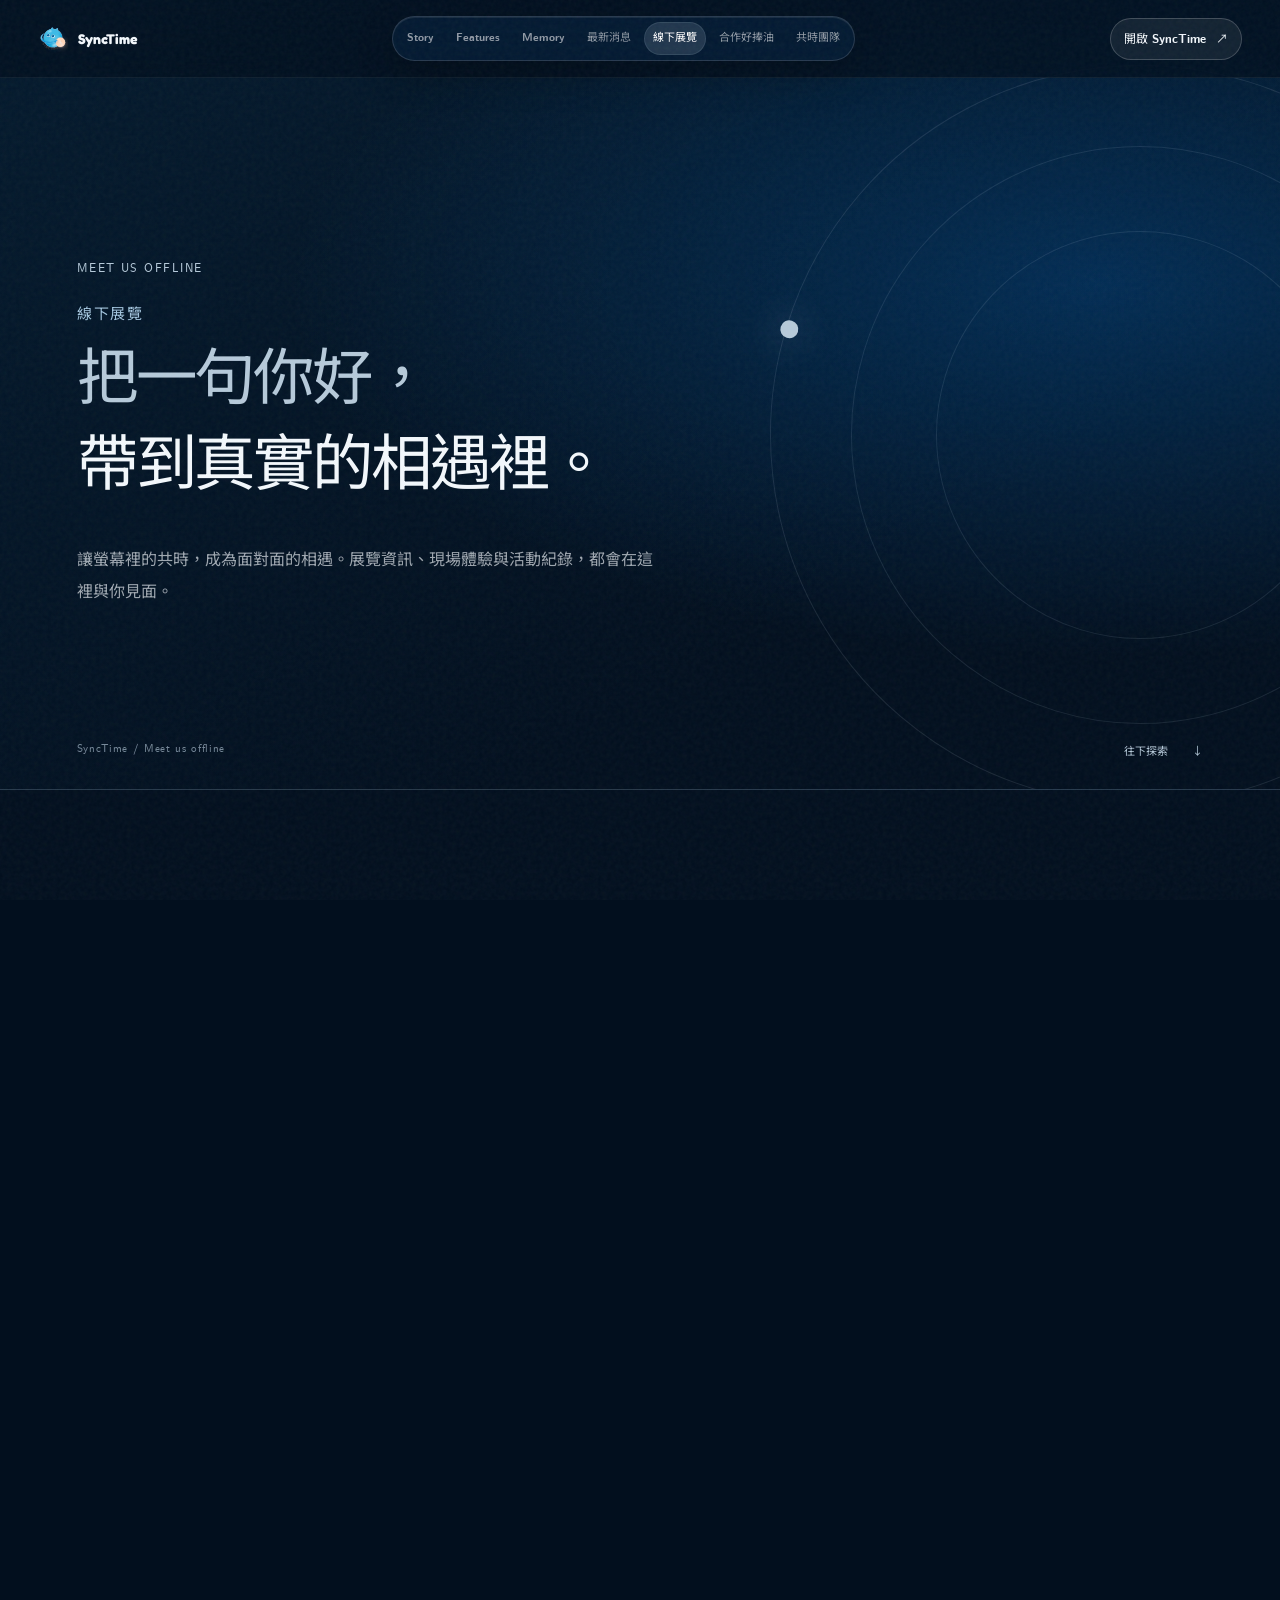
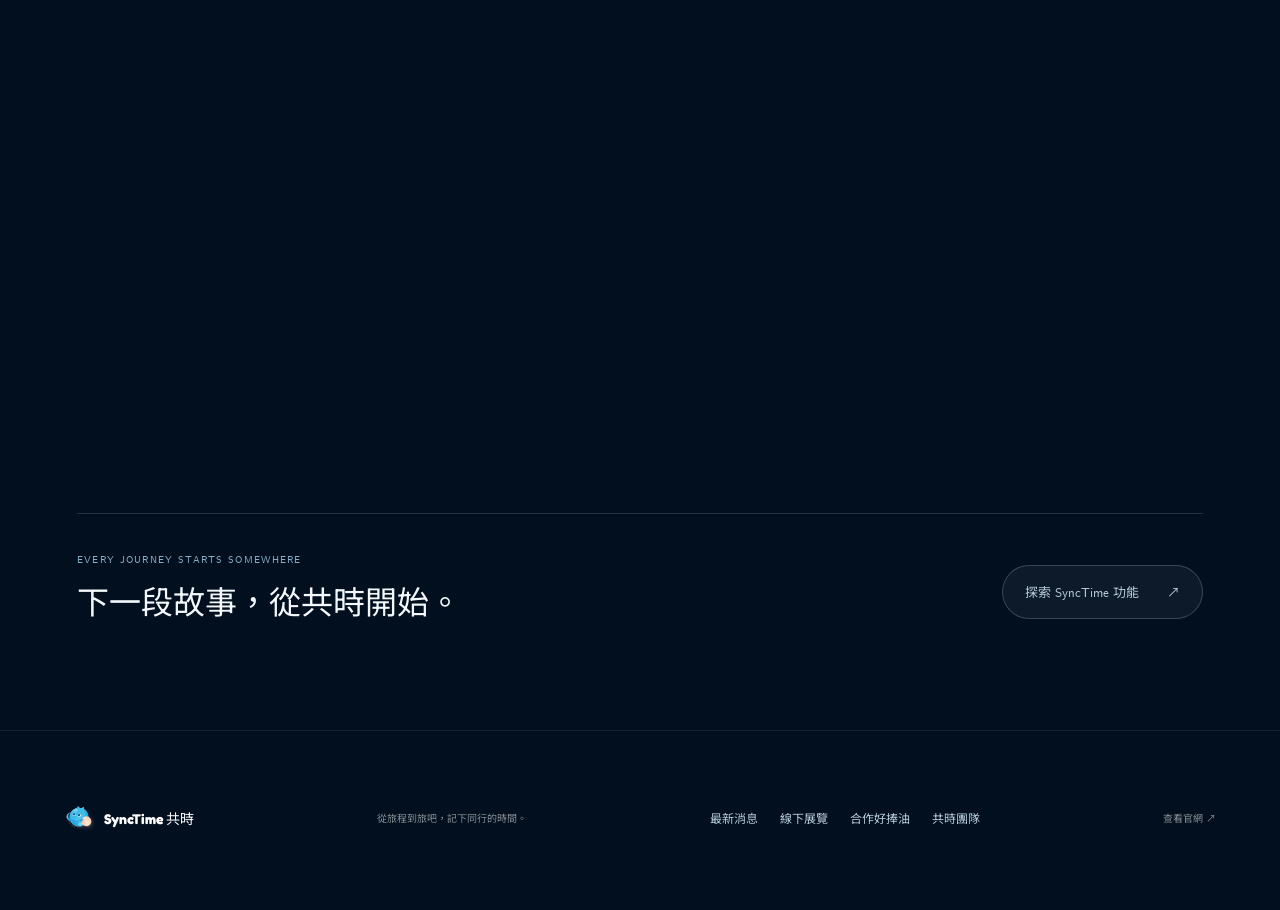
<file: exhibitions.html>
<!doctype html>
<html lang="zh-Hant">
  <head>
    <meta charset="UTF-8" />
    <meta name="viewport" content="width=device-width, initial-scale=1.0" />
    <meta name="description" content="讓螢幕裡的共時，成為面對面的相遇。展覽資訊、現場體驗與活動紀錄，都會在這裡與你見面。" />
    <meta name="theme-color" content="#020f1e" />
    <title>線下展覽｜SyncTime 共時</title>
    <link rel="icon" href="assets/logo.svg" />
    <link rel="preconnect" href="https://fonts.googleapis.com" />
    <link rel="preconnect" href="https://fonts.gstatic.com" crossorigin />
    <link href="https://fonts.googleapis.com/css2?family=Fredoka:wght@300..700&display=swap" rel="stylesheet" />
    <link rel="stylesheet" href="styles.css?v=cm-sans2" />
    <link rel="stylesheet" href="pages.css?v=pages2b" />
    <link rel="stylesheet" href="typography.css?v=cm-sans2" />
  </head>
  <body class="inner-page" data-page="exhibitions">
    <a class="page-skip" href="#page-content">跳至主要內容</a>
    <div class="page-grain" aria-hidden="true"></div>
    <header class="site-header" aria-label="主要導覽">
      <a class="brand" href="index.html#top" aria-label="SyncTime 首頁"><img src="assets/logo.svg" alt="" /><span>SyncTime</span></a>
      <nav class="nav-glass" aria-label="主要導覽">
        <a href="index.html#story">Story</a>
        <a href="index.html#features">Features</a>
        <a href="index.html#memory">Memory</a>
        <a href="news.html">最新消息</a>
        <a href="exhibitions.html" class="is-active" aria-current="page">線下展覽</a>
        <a href="partners.html">合作好捧油</a>
        <a href="team.html">共時團隊</a>
      </nav>
      <a class="github-link" href="https://sync-time-one.vercel.app/" target="_blank" rel="noopener noreferrer"><span>開啟 SyncTime</span><span aria-hidden="true">↗</span></a>
    </header>
    <main id="page-content">
      <div class="page-hero">
        <div class="page-orbit" aria-hidden="true"><i></i><i></i><span></span></div>
        <div class="page-hero-copy">
          <p class="section-label">Meet us offline</p>
          <p class="page-caption">線下展覽</p>
          <h1>把一句你好，<br />帶到真實的相遇裡。</h1>
          <p class="page-intro">讓螢幕裡的共時，成為面對面的相遇。展覽資訊、現場體驗與活動紀錄，都會在這裡與你見面。</p>
        </div>
        <div class="page-hero-bottom"><span>SyncTime / Meet us offline</span><a href="#page-details">往下探索 <span aria-hidden="true">↓</span></a></div>
      </div>
      <div class="page-content-wrap" id="page-details">
        <div class="page-section-heading motion-item"><span class="page-number">01</span><div><p class="section-label">Find us in real life</p><h2>三個停靠點，等你來相遇。</h2><p>選擇活動，查看展覽日期、地點與前往方式。</p></div></div><div class="exhibition-route motion-item" aria-hidden="true"><svg viewBox="0 0 1000 100" fill="none"><path class="route-base" d="M20 60 C220 60 220 20 400 20 S700 90 980 40"/><path class="route-draw" pathLength="1" d="M20 60 C220 60 220 20 400 20 S700 90 980 40"/><circle cx="20" cy="60" r="5"/><circle cx="490" cy="30" r="5"/><circle cx="980" cy="40" r="5"/></svg><span>Our next stops / Taipei</span></div><div class="exhibition-tabs" role="tablist" aria-label="展覽場次"><button class="exhibition-tab motion-item is-selected" id="tab-warmup" type="button" role="tab" aria-selected="true" aria-controls="exhibition-panel" tabindex="0" data-exhibition="warmup"><span class="exhibition-step">01 / 校園相遇</span><strong>預熱活動</strong><span class="exhibition-tab-date">10.06 — 10.07</span><span class="exhibition-tab-place">世新大學・學校廣場</span><i aria-hidden="true">↗</i></button><button class="exhibition-tab motion-item" id="tab-campus" type="button" role="tab" aria-selected="false" aria-controls="exhibition-panel" tabindex="-1" data-exhibition="campus"><span class="exhibition-step">02 / 校內展覽</span><strong>世新校內畢業展</strong><span class="exhibition-tab-date">10.13 — 10.15</span><span class="exhibition-tab-place">世新大學管理學院</span><i aria-hidden="true">↗</i></button><button class="exhibition-tab motion-item" id="tab-songshan" type="button" role="tab" aria-selected="false" aria-controls="exhibition-panel" tabindex="-1" data-exhibition="songshan"><span class="exhibition-step">03 / 城市相遇</span><strong>松菸校外展</strong><span class="exhibition-tab-date">12.04 — 12.06</span><span class="exhibition-tab-place">松山文創園區・1 號倉庫 A1</span><i aria-hidden="true">↗</i></button></div><section class="exhibition-panel motion-item" id="exhibition-panel" role="tabpanel" aria-labelledby="tab-warmup" tabindex="0"><div class="exhibition-info"><p class="section-label">Next stop / 01</p><h3 id="exhibition-name">預熱活動</h3><dl><div><dt>展覽日期</dt><dd id="exhibition-date">2026 / 10 / 06 – 10 / 07</dd></div><div><dt>展覽地點</dt><dd id="exhibition-place">世新大學・學校廣場</dd></div><div><dt>地址 / 位置</dt><dd id="exhibition-address">世新大學・學校廣場</dd></div></dl><a class="page-link" id="exhibition-directions" href="https://www.google.com/maps/dir/?api=1&amp;destination=%E4%B8%96%E6%96%B0%E5%A4%A7%E5%AD%B8%E5%AD%B8%E6%A0%A1%E5%BB%A3%E5%A0%B4" target="_blank" rel="noopener noreferrer">開啟 Google Maps 路線 <span aria-hidden="true">↗</span></a><p class="map-note">可在地圖上縮放、拖曳，或開啟導航規劃路線。</p></div><div class="exhibition-map"><iframe id="exhibition-map" src="https://www.google.com/maps/embed?pb=!1m10!1m8!1m3!1d452.0382912396497!2d121.54672492900376!3d24.989704935897628!3m2!1i1024!2i768!4f13.1!5e0!3m2!1szh-TW!2stw!4v1788266624552!5m2!1szh-TW!2stw" title="世新大學學校廣場位置地圖" loading="lazy" referrerpolicy="strict-origin-when-cross-origin" allowfullscreen></iframe></div></section><details class="campus-map motion-item"><summary><span>世新大學校園平面圖</span><span aria-hidden="true">＋</span></summary><div><p>校內活動可搭配校園平面圖確認位置。</p><a href="https://komorebi.tw/campus-map.jpg" target="_blank" rel="noopener noreferrer"><img src="https://komorebi.tw/campus-map.jpg" alt="世新大學校園平面圖" loading="lazy" /></a><a class="page-text-link" href="https://komorebi.tw/campus-map.jpg" target="_blank" rel="noopener noreferrer">開啟完整校園平面圖 ↗</a></div></details>
        <aside class="page-return"><div><p class="section-label">Every journey starts somewhere</p><h2>下一段故事，從共時開始。</h2></div><a class="page-link" href="index.html#features">探索 SyncTime 功能 <span aria-hidden="true">↗</span></a></aside>
      </div>
    </main>
    <footer class="page-footer">
      <a class="brand footer-brand" href="index.html#top"><img src="assets/logo.svg" alt="" /><span>SyncTime 共時</span></a>
      <p>從旅程到旅吧，記下同行的時間。</p>
      <nav aria-label="頁尾導覽"><a href="news.html">最新消息</a><a href="exhibitions.html">線下展覽</a><a href="partners.html">合作好捧油</a><a href="team.html">共時團隊</a></nav>
      <a href="https://synctime.win" target="_blank" rel="noopener noreferrer">查看官網 ↗</a>
    </footer>
    <dialog class="content-dialog" aria-labelledby="detail-title"><div class="dialog-shell"><button class="dialog-close" type="button" aria-label="關閉視窗">×</button><div class="dialog-detail"><div class="card-meta"><span id="detail-category"></span><span class="demo-label">DEMO</span></div><h2 id="detail-title"></h2><div id="detail-body"></div><p class="demo-note">此內容為版位示範，正式資訊將由共時團隊更新。</p></div></div></dialog>
    <script src="page-data.js?v=pages2b"></script>
    <script src="pages.js?v=pages2b"></script>
  </body>
</html>
</file>
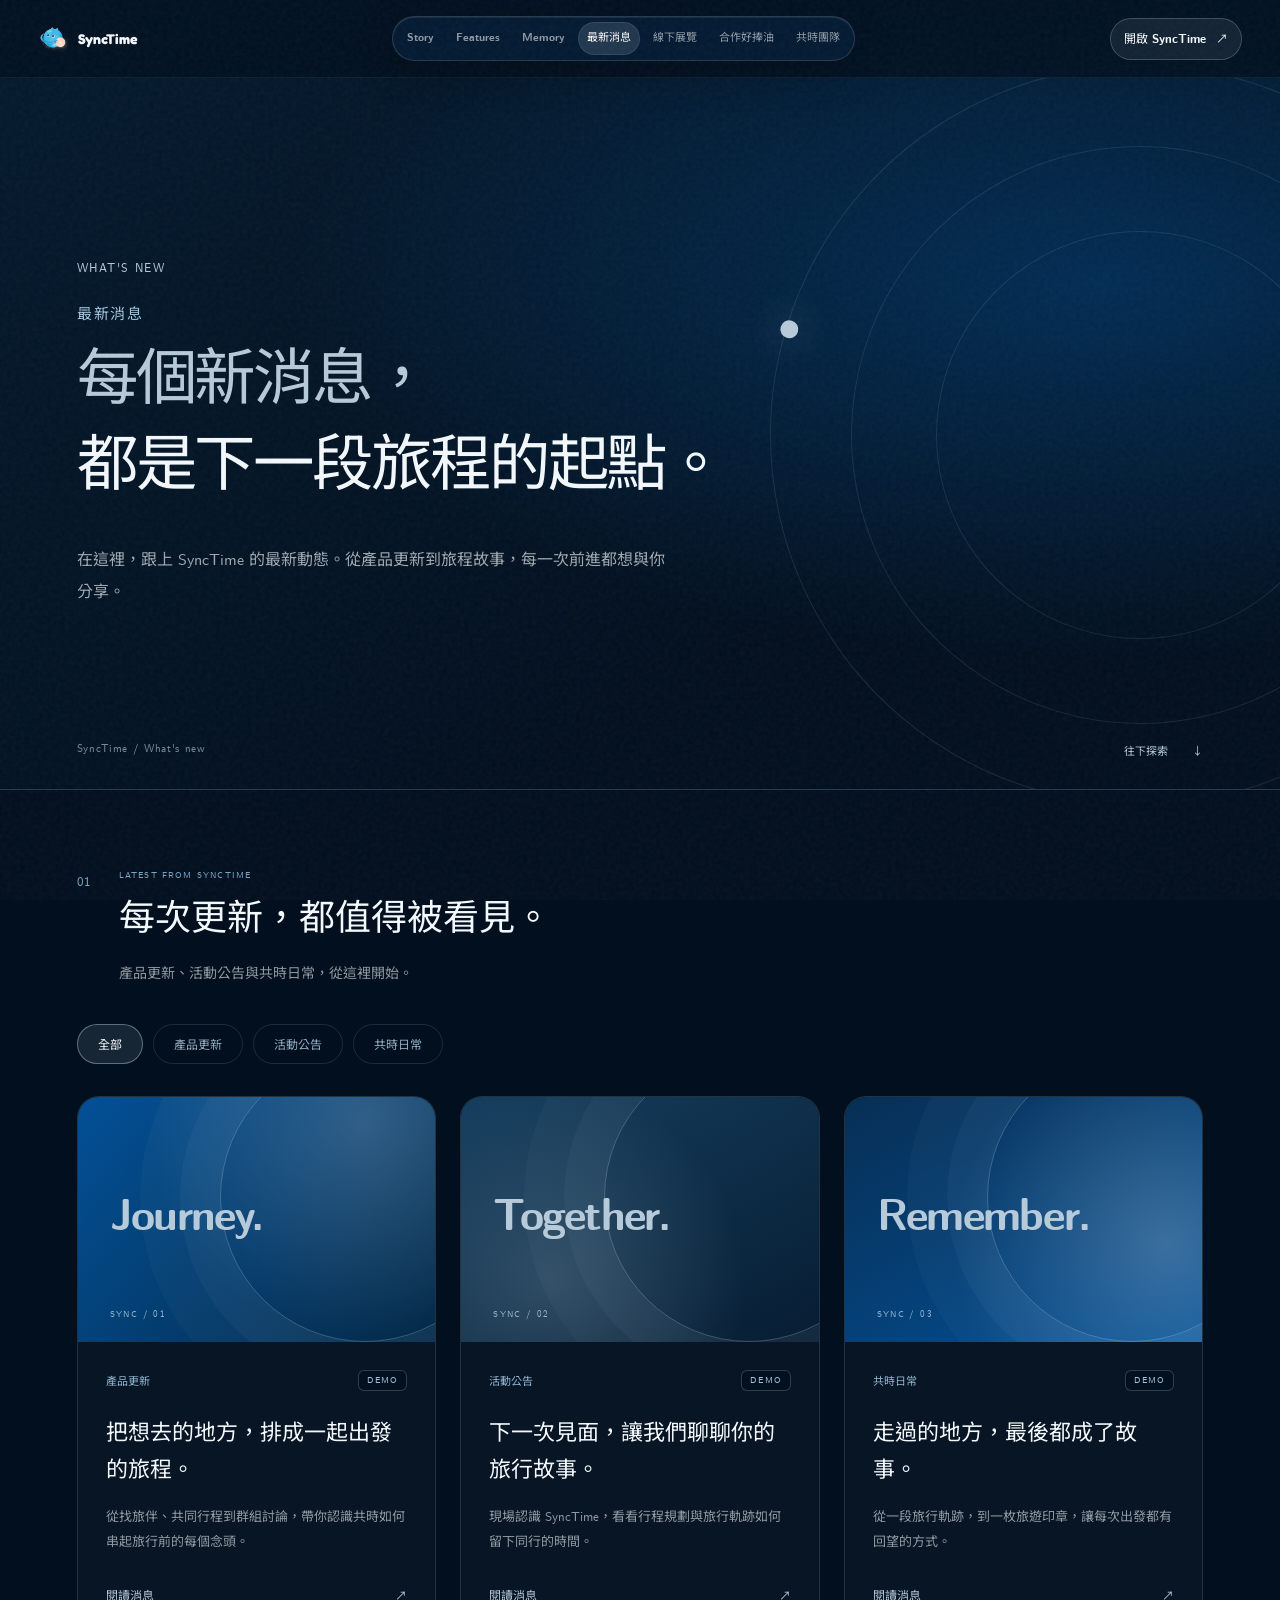
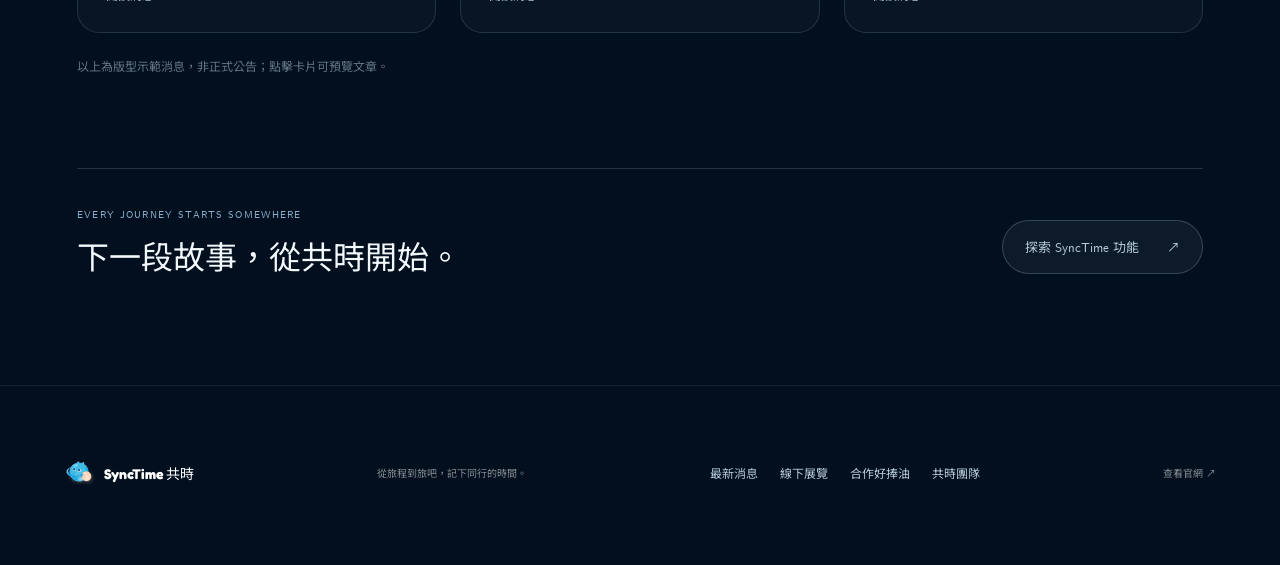
<file: news.html>
<!doctype html>
<html lang="zh-Hant">
  <head>
    <meta charset="UTF-8" />
    <meta name="viewport" content="width=device-width, initial-scale=1.0" />
    <meta name="description" content="在這裡，跟上 SyncTime 的最新動態。從產品更新到旅程故事，每一次前進都想與你分享。" />
    <meta name="theme-color" content="#020f1e" />
    <title>最新消息｜SyncTime 共時</title>
    <link rel="icon" href="assets/logo.svg" />
    <link rel="preconnect" href="https://fonts.googleapis.com" />
    <link rel="preconnect" href="https://fonts.gstatic.com" crossorigin />
    <link href="https://fonts.googleapis.com/css2?family=Fredoka:wght@300..700&display=swap" rel="stylesheet" />
    <link rel="stylesheet" href="styles.css?v=cm-sans2" />
    <link rel="stylesheet" href="pages.css?v=pages2b" />
    <link rel="stylesheet" href="typography.css?v=cm-sans2" />
  </head>
  <body class="inner-page" data-page="news">
    <a class="page-skip" href="#page-content">跳至主要內容</a>
    <div class="page-grain" aria-hidden="true"></div>
    <header class="site-header" aria-label="主要導覽">
      <a class="brand" href="index.html#top" aria-label="SyncTime 首頁"><img src="assets/logo.svg" alt="" /><span>SyncTime</span></a>
      <nav class="nav-glass" aria-label="主要導覽">
        <a href="index.html#story">Story</a>
        <a href="index.html#features">Features</a>
        <a href="index.html#memory">Memory</a>
        <a href="news.html" class="is-active" aria-current="page">最新消息</a>
        <a href="exhibitions.html">線下展覽</a>
        <a href="partners.html">合作好捧油</a>
        <a href="team.html">共時團隊</a>
      </nav>
      <a class="github-link" href="https://sync-time-one.vercel.app/" target="_blank" rel="noopener noreferrer"><span>開啟 SyncTime</span><span aria-hidden="true">↗</span></a>
    </header>
    <main id="page-content">
      <div class="page-hero">
        <div class="page-orbit" aria-hidden="true"><i></i><i></i><span></span></div>
        <div class="page-hero-copy">
          <p class="section-label">What's new</p>
          <p class="page-caption">最新消息</p>
          <h1>每個新消息，<br />都是下一段旅程的起點。</h1>
          <p class="page-intro">在這裡，跟上 SyncTime 的最新動態。從產品更新到旅程故事，每一次前進都想與你分享。</p>
        </div>
        <div class="page-hero-bottom"><span>SyncTime / What's new</span><a href="#page-details">往下探索 <span aria-hidden="true">↓</span></a></div>
      </div>
      <div class="page-content-wrap" id="page-details">
        <div class="page-section-heading motion-item"><span class="page-number">01</span><div><p class="section-label">Latest from SyncTime</p><h2>每次更新，都值得被看見。</h2><p>產品更新、活動公告與共時日常，從這裡開始。</p></div></div><div class="content-filters motion-item" aria-label="消息分類"><button type="button" data-filter="全部" data-filter-target="news" aria-pressed="true" class="is-selected">全部</button><button type="button" data-filter="產品更新" data-filter-target="news" aria-pressed="false">產品更新</button><button type="button" data-filter="活動公告" data-filter-target="news" aria-pressed="false">活動公告</button><button type="button" data-filter="共時日常" data-filter-target="news" aria-pressed="false">共時日常</button></div><div class="news-grid"><article class="news-card motion-item" data-category="產品更新" data-filter-item="news"><button class="news-card-button" type="button" data-detail="journey" data-detail-kind="news" aria-label="閱讀 Demo 消息：把想去的地方，排成一起出發的旅程。"><div class="news-art news-art-0" aria-hidden="true"><span class="art-orbit"></span><span class="art-word">Journey.</span><span class="art-coordinate">SYNC / 01</span></div><div class="news-card-content"><div class="card-meta"><span>產品更新</span><span class="demo-label">DEMO</span></div><h3>把想去的地方，排成一起出發的旅程。</h3><p>從找旅伴、共同行程到群組討論，帶你認識共時如何串起旅行前的每個念頭。</p><span class="card-cta">閱讀消息 <i aria-hidden="true">↗</i></span></div></button></article><article class="news-card motion-item" data-category="活動公告" data-filter-item="news"><button class="news-card-button" type="button" data-detail="meet" data-detail-kind="news" aria-label="閱讀 Demo 消息：下一次見面，讓我們聊聊你的旅行故事。"><div class="news-art news-art-1" aria-hidden="true"><span class="art-orbit"></span><span class="art-word">Together.</span><span class="art-coordinate">SYNC / 02</span></div><div class="news-card-content"><div class="card-meta"><span>活動公告</span><span class="demo-label">DEMO</span></div><h3>下一次見面，讓我們聊聊你的旅行故事。</h3><p>現場認識 SyncTime，看看行程規劃與旅行軌跡如何留下同行的時間。</p><span class="card-cta">閱讀消息 <i aria-hidden="true">↗</i></span></div></button></article><article class="news-card motion-item" data-category="共時日常" data-filter-item="news"><button class="news-card-button" type="button" data-detail="memory" data-detail-kind="news" aria-label="閱讀 Demo 消息：走過的地方，最後都成了故事。"><div class="news-art news-art-2" aria-hidden="true"><span class="art-orbit"></span><span class="art-word">Remember.</span><span class="art-coordinate">SYNC / 03</span></div><div class="news-card-content"><div class="card-meta"><span>共時日常</span><span class="demo-label">DEMO</span></div><h3>走過的地方，最後都成了故事。</h3><p>從一段旅行軌跡，到一枚旅遊印章，讓每次出發都有回望的方式。</p><span class="card-cta">閱讀消息 <i aria-hidden="true">↗</i></span></div></button></article></div><p class="demo-note motion-item">以上為版型示範消息，非正式公告；點擊卡片可預覽文章。</p>
        <aside class="page-return"><div><p class="section-label">Every journey starts somewhere</p><h2>下一段故事，從共時開始。</h2></div><a class="page-link" href="index.html#features">探索 SyncTime 功能 <span aria-hidden="true">↗</span></a></aside>
      </div>
    </main>
    <footer class="page-footer">
      <a class="brand footer-brand" href="index.html#top"><img src="assets/logo.svg" alt="" /><span>SyncTime 共時</span></a>
      <p>從旅程到旅吧，記下同行的時間。</p>
      <nav aria-label="頁尾導覽"><a href="news.html">最新消息</a><a href="exhibitions.html">線下展覽</a><a href="partners.html">合作好捧油</a><a href="team.html">共時團隊</a></nav>
      <a href="https://synctime.win" target="_blank" rel="noopener noreferrer">查看官網 ↗</a>
    </footer>
    <dialog class="content-dialog" aria-labelledby="detail-title"><div class="dialog-shell"><button class="dialog-close" type="button" aria-label="關閉視窗">×</button><div class="dialog-detail"><div class="card-meta"><span id="detail-category"></span><span class="demo-label">DEMO</span></div><h2 id="detail-title"></h2><div id="detail-body"></div><p class="demo-note">此內容為版位示範，正式資訊將由共時團隊更新。</p></div></div></dialog>
    <script src="page-data.js?v=pages2b"></script>
    <script src="pages.js?v=pages2b"></script>
  </body>
</html>
</file>
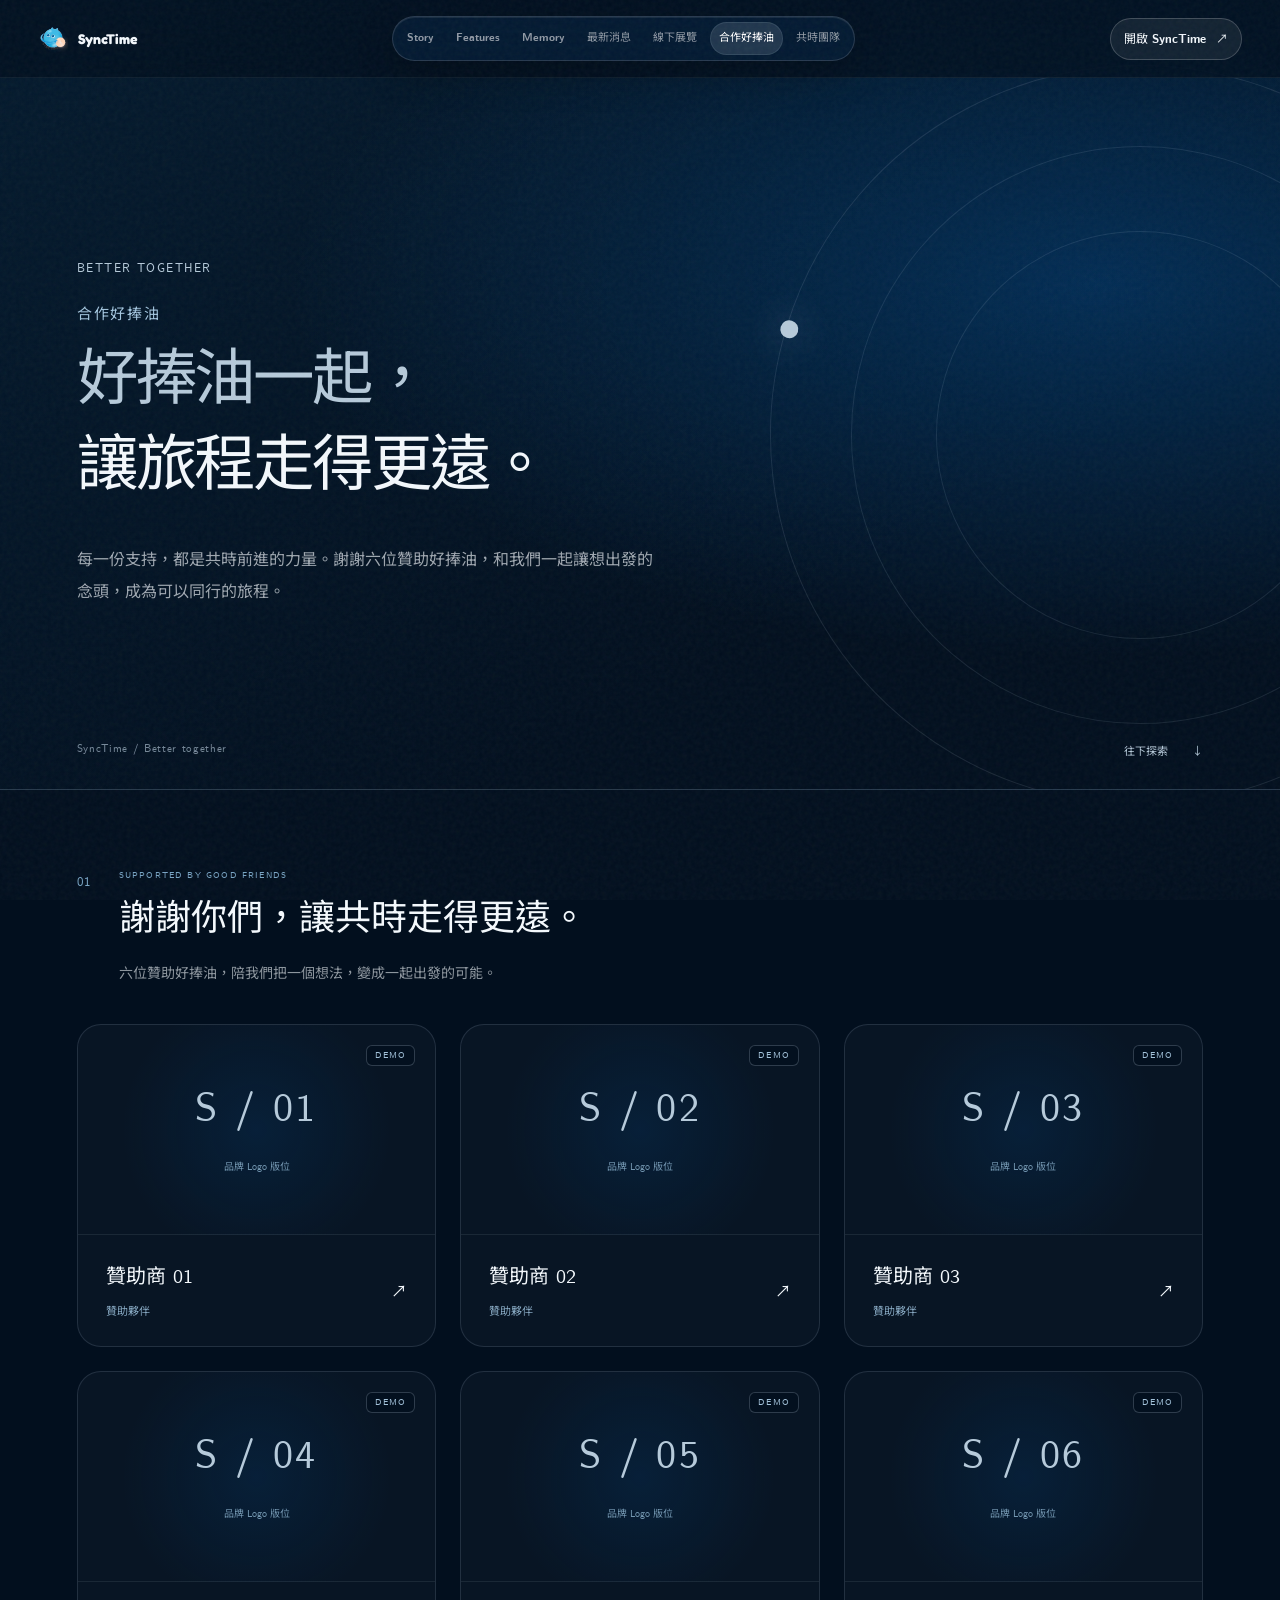
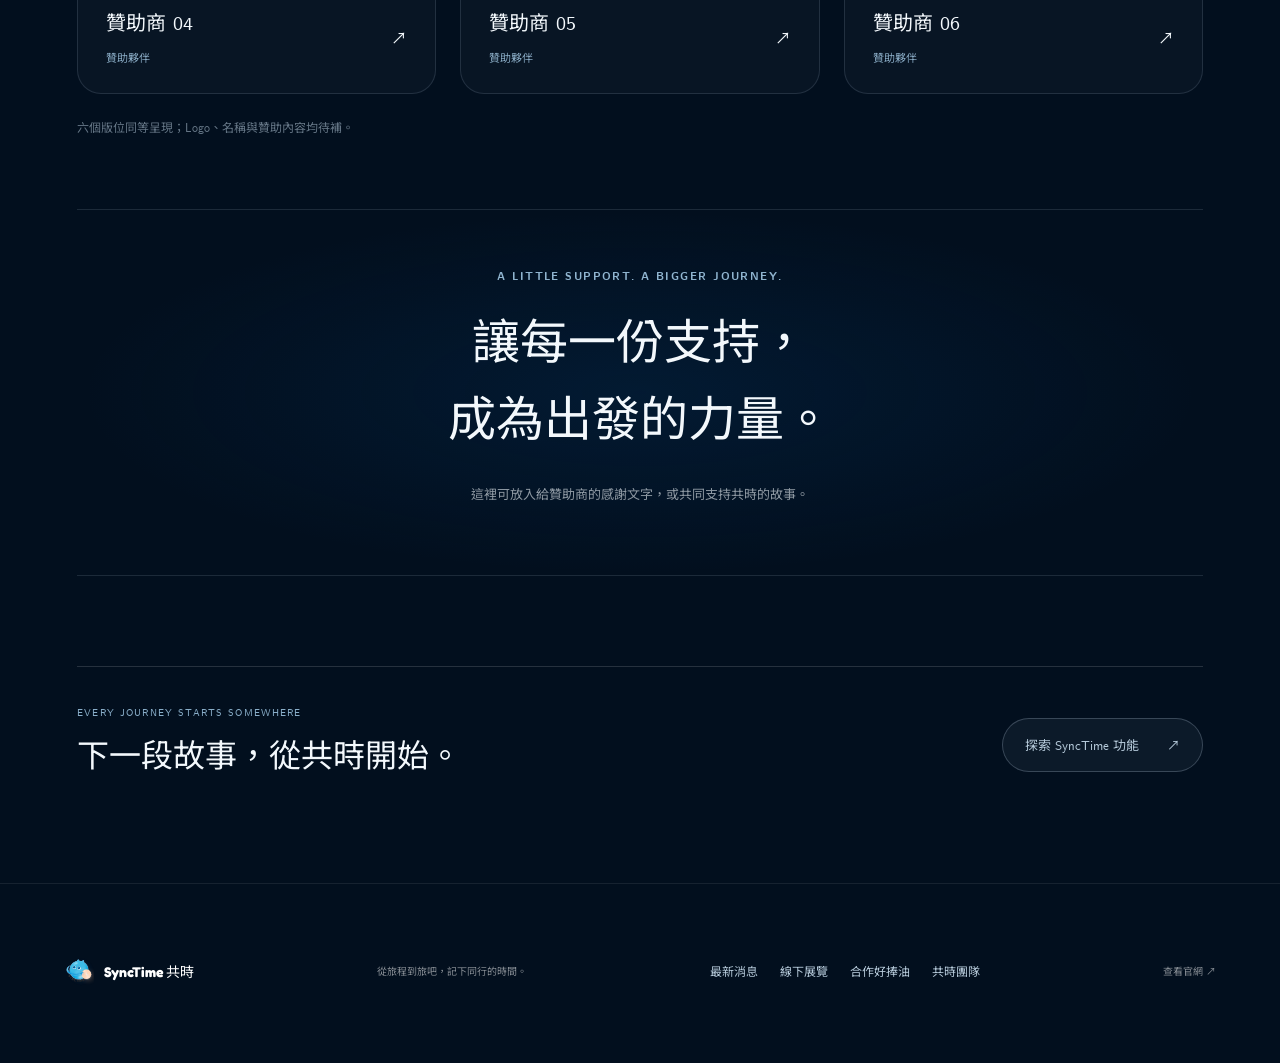
<file: partners.html>
<!doctype html>
<html lang="zh-Hant">
  <head>
    <meta charset="UTF-8" />
    <meta name="viewport" content="width=device-width, initial-scale=1.0" />
    <meta name="description" content="每一份支持，都是共時前進的力量。謝謝六位贊助好捧油，和我們一起讓想出發的念頭，成為可以同行的旅程。" />
    <meta name="theme-color" content="#020f1e" />
    <title>合作好捧油｜SyncTime 共時</title>
    <link rel="icon" href="assets/logo.svg" />
    <link rel="preconnect" href="https://fonts.googleapis.com" />
    <link rel="preconnect" href="https://fonts.gstatic.com" crossorigin />
    <link href="https://fonts.googleapis.com/css2?family=Fredoka:wght@300..700&display=swap" rel="stylesheet" />
    <link rel="stylesheet" href="styles.css?v=cm-sans2" />
    <link rel="stylesheet" href="pages.css?v=pages2b" />
    <link rel="stylesheet" href="typography.css?v=cm-sans2" />
  </head>
  <body class="inner-page" data-page="partners">
    <a class="page-skip" href="#page-content">跳至主要內容</a>
    <div class="page-grain" aria-hidden="true"></div>
    <header class="site-header" aria-label="主要導覽">
      <a class="brand" href="index.html#top" aria-label="SyncTime 首頁"><img src="assets/logo.svg" alt="" /><span>SyncTime</span></a>
      <nav class="nav-glass" aria-label="主要導覽">
        <a href="index.html#story">Story</a>
        <a href="index.html#features">Features</a>
        <a href="index.html#memory">Memory</a>
        <a href="news.html">最新消息</a>
        <a href="exhibitions.html">線下展覽</a>
        <a href="partners.html" class="is-active" aria-current="page">合作好捧油</a>
        <a href="team.html">共時團隊</a>
      </nav>
      <a class="github-link" href="https://sync-time-one.vercel.app/" target="_blank" rel="noopener noreferrer"><span>開啟 SyncTime</span><span aria-hidden="true">↗</span></a>
    </header>
    <main id="page-content">
      <div class="page-hero">
        <div class="page-orbit" aria-hidden="true"><i></i><i></i><span></span></div>
        <div class="page-hero-copy">
          <p class="section-label">Better together</p>
          <p class="page-caption">合作好捧油</p>
          <h1>好捧油一起，<br />讓旅程走得更遠。</h1>
          <p class="page-intro">每一份支持，都是共時前進的力量。謝謝六位贊助好捧油，和我們一起讓想出發的念頭，成為可以同行的旅程。</p>
        </div>
        <div class="page-hero-bottom"><span>SyncTime / Better together</span><a href="#page-details">往下探索 <span aria-hidden="true">↓</span></a></div>
      </div>
      <div class="page-content-wrap" id="page-details">
        <div class="page-section-heading motion-item"><span class="page-number">01</span><div><p class="section-label">Supported by good friends</p><h2>謝謝你們，讓共時走得更遠。</h2><p>六位贊助好捧油，陪我們把一個想法，變成一起出發的可能。</p></div></div><div class="sponsor-grid"><article class="sponsor-card motion-item"><button type="button" data-detail="sponsor-1" data-detail-kind="sponsor" aria-label="查看 贊助商 01 的 Demo 介紹"><div class="sponsor-logo-slot"><span class="sponsor-monogram">S / 01</span><small>品牌 Logo 版位</small></div><div class="sponsor-card-bottom"><div><h3>贊助商 01</h3><span>贊助夥伴</span></div><span aria-hidden="true">↗</span></div><span class="demo-label">DEMO</span></button></article><article class="sponsor-card motion-item"><button type="button" data-detail="sponsor-2" data-detail-kind="sponsor" aria-label="查看 贊助商 02 的 Demo 介紹"><div class="sponsor-logo-slot"><span class="sponsor-monogram">S / 02</span><small>品牌 Logo 版位</small></div><div class="sponsor-card-bottom"><div><h3>贊助商 02</h3><span>贊助夥伴</span></div><span aria-hidden="true">↗</span></div><span class="demo-label">DEMO</span></button></article><article class="sponsor-card motion-item"><button type="button" data-detail="sponsor-3" data-detail-kind="sponsor" aria-label="查看 贊助商 03 的 Demo 介紹"><div class="sponsor-logo-slot"><span class="sponsor-monogram">S / 03</span><small>品牌 Logo 版位</small></div><div class="sponsor-card-bottom"><div><h3>贊助商 03</h3><span>贊助夥伴</span></div><span aria-hidden="true">↗</span></div><span class="demo-label">DEMO</span></button></article><article class="sponsor-card motion-item"><button type="button" data-detail="sponsor-4" data-detail-kind="sponsor" aria-label="查看 贊助商 04 的 Demo 介紹"><div class="sponsor-logo-slot"><span class="sponsor-monogram">S / 04</span><small>品牌 Logo 版位</small></div><div class="sponsor-card-bottom"><div><h3>贊助商 04</h3><span>贊助夥伴</span></div><span aria-hidden="true">↗</span></div><span class="demo-label">DEMO</span></button></article><article class="sponsor-card motion-item"><button type="button" data-detail="sponsor-5" data-detail-kind="sponsor" aria-label="查看 贊助商 05 的 Demo 介紹"><div class="sponsor-logo-slot"><span class="sponsor-monogram">S / 05</span><small>品牌 Logo 版位</small></div><div class="sponsor-card-bottom"><div><h3>贊助商 05</h3><span>贊助夥伴</span></div><span aria-hidden="true">↗</span></div><span class="demo-label">DEMO</span></button></article><article class="sponsor-card motion-item"><button type="button" data-detail="sponsor-6" data-detail-kind="sponsor" aria-label="查看 贊助商 06 的 Demo 介紹"><div class="sponsor-logo-slot"><span class="sponsor-monogram">S / 06</span><small>品牌 Logo 版位</small></div><div class="sponsor-card-bottom"><div><h3>贊助商 06</h3><span>贊助夥伴</span></div><span aria-hidden="true">↗</span></div><span class="demo-label">DEMO</span></button></article></div><p class="demo-note motion-item">六個版位同等呈現；Logo、名稱與贊助內容均待補。</p><div class="partner-thanks motion-item"><span class="section-label">A little support. A bigger journey.</span><h2>讓每一份支持，<br />成為出發的力量。</h2><p>這裡可放入給贊助商的感謝文字，或共同支持共時的故事。</p></div>
        <aside class="page-return"><div><p class="section-label">Every journey starts somewhere</p><h2>下一段故事，從共時開始。</h2></div><a class="page-link" href="index.html#features">探索 SyncTime 功能 <span aria-hidden="true">↗</span></a></aside>
      </div>
    </main>
    <footer class="page-footer">
      <a class="brand footer-brand" href="index.html#top"><img src="assets/logo.svg" alt="" /><span>SyncTime 共時</span></a>
      <p>從旅程到旅吧，記下同行的時間。</p>
      <nav aria-label="頁尾導覽"><a href="news.html">最新消息</a><a href="exhibitions.html">線下展覽</a><a href="partners.html">合作好捧油</a><a href="team.html">共時團隊</a></nav>
      <a href="https://synctime.win" target="_blank" rel="noopener noreferrer">查看官網 ↗</a>
    </footer>
    <dialog class="content-dialog" aria-labelledby="detail-title"><div class="dialog-shell"><button class="dialog-close" type="button" aria-label="關閉視窗">×</button><div class="dialog-detail"><div class="card-meta"><span id="detail-category"></span><span class="demo-label">DEMO</span></div><h2 id="detail-title"></h2><div id="detail-body"></div><p class="demo-note">此內容為版位示範，正式資訊將由共時團隊更新。</p></div></div></dialog>
    <script src="page-data.js?v=pages2b"></script>
    <script src="pages.js?v=pages2b"></script>
  </body>
</html>
</file>
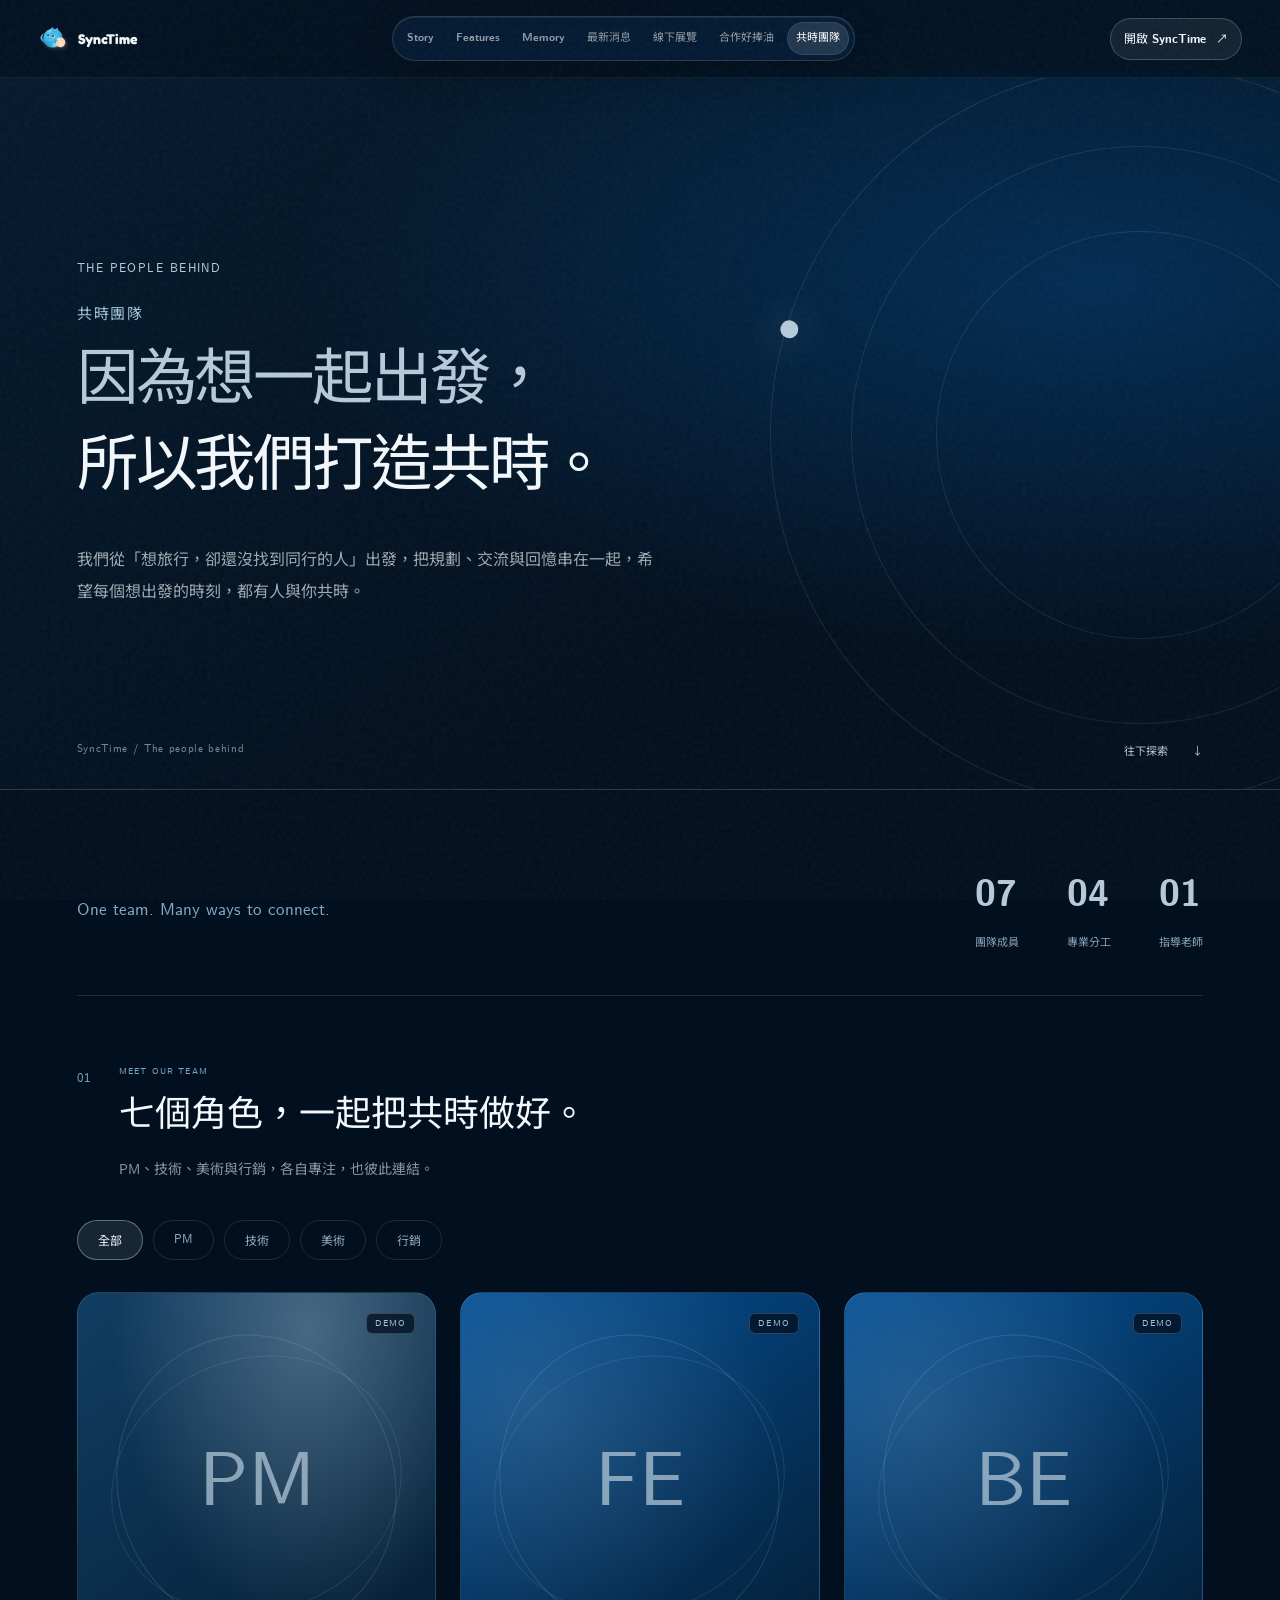
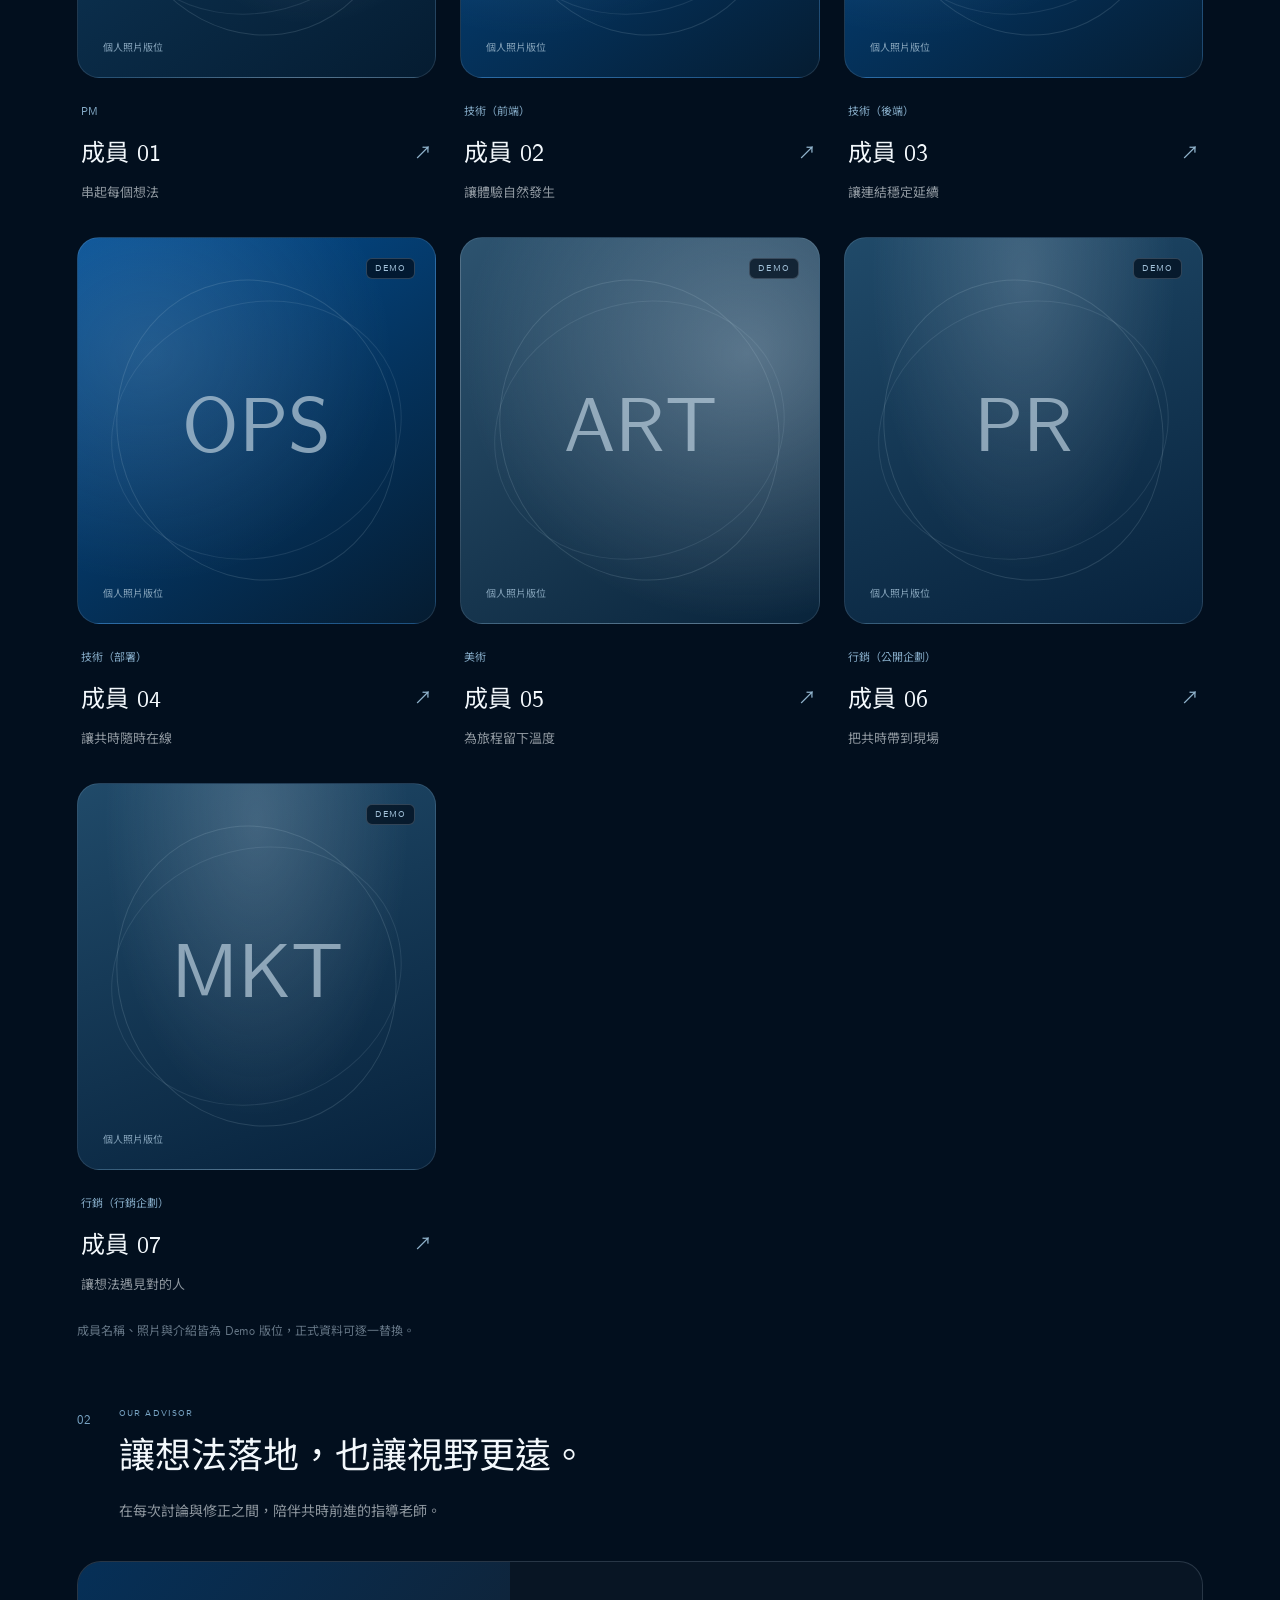
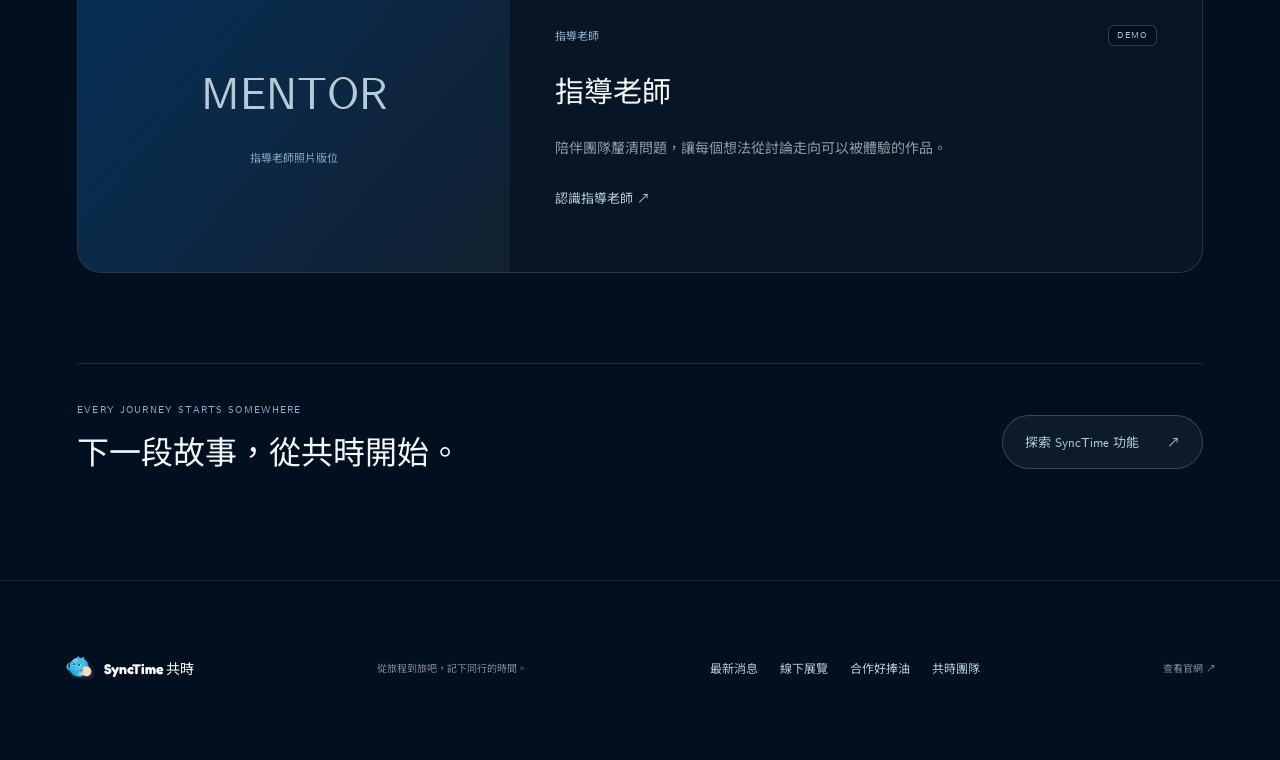
<file: team.html>
<!doctype html>
<html lang="zh-Hant">
  <head>
    <meta charset="UTF-8" />
    <meta name="viewport" content="width=device-width, initial-scale=1.0" />
    <meta name="description" content="我們從「想旅行，卻還沒找到同行的人」出發，把規劃、交流與回憶串在一起，希望每個想出發的時刻，都有人與你共時。" />
    <meta name="theme-color" content="#020f1e" />
    <title>共時團隊｜SyncTime 共時</title>
    <link rel="icon" href="assets/logo.svg" />
    <link rel="preconnect" href="https://fonts.googleapis.com" />
    <link rel="preconnect" href="https://fonts.gstatic.com" crossorigin />
    <link href="https://fonts.googleapis.com/css2?family=Fredoka:wght@300..700&display=swap" rel="stylesheet" />
    <link rel="stylesheet" href="styles.css?v=cm-sans2" />
    <link rel="stylesheet" href="pages.css?v=pages2b" />
    <link rel="stylesheet" href="typography.css?v=cm-sans2" />
  </head>
  <body class="inner-page" data-page="team">
    <a class="page-skip" href="#page-content">跳至主要內容</a>
    <div class="page-grain" aria-hidden="true"></div>
    <header class="site-header" aria-label="主要導覽">
      <a class="brand" href="index.html#top" aria-label="SyncTime 首頁"><img src="assets/logo.svg" alt="" /><span>SyncTime</span></a>
      <nav class="nav-glass" aria-label="主要導覽">
        <a href="index.html#story">Story</a>
        <a href="index.html#features">Features</a>
        <a href="index.html#memory">Memory</a>
        <a href="news.html">最新消息</a>
        <a href="exhibitions.html">線下展覽</a>
        <a href="partners.html">合作好捧油</a>
        <a href="team.html" class="is-active" aria-current="page">共時團隊</a>
      </nav>
      <a class="github-link" href="https://sync-time-one.vercel.app/" target="_blank" rel="noopener noreferrer"><span>開啟 SyncTime</span><span aria-hidden="true">↗</span></a>
    </header>
    <main id="page-content">
      <div class="page-hero">
        <div class="page-orbit" aria-hidden="true"><i></i><i></i><span></span></div>
        <div class="page-hero-copy">
          <p class="section-label">The people behind</p>
          <p class="page-caption">共時團隊</p>
          <h1>因為想一起出發，<br />所以我們打造共時。</h1>
          <p class="page-intro">我們從「想旅行，卻還沒找到同行的人」出發，把規劃、交流與回憶串在一起，希望每個想出發的時刻，都有人與你共時。</p>
        </div>
        <div class="page-hero-bottom"><span>SyncTime / The people behind</span><a href="#page-details">往下探索 <span aria-hidden="true">↓</span></a></div>
      </div>
      <div class="page-content-wrap" id="page-details">
        <div class="team-summary motion-item"><p>One team. Many ways to connect.</p><div><span><strong>07</strong>團隊成員</span><span><strong>04</strong>專業分工</span><span><strong>01</strong>指導老師</span></div></div><div class="page-section-heading motion-item"><span class="page-number">01</span><div><p class="section-label">Meet our team</p><h2>七個角色，一起把共時做好。</h2><p>PM、技術、美術與行銷，各自專注，也彼此連結。</p></div></div><div class="content-filters motion-item" aria-label="團隊分類"><button type="button" data-filter="全部" data-filter-target="team" aria-pressed="true" class="is-selected">全部</button><button type="button" data-filter="PM" data-filter-target="team" aria-pressed="false">PM</button><button type="button" data-filter="技術" data-filter-target="team" aria-pressed="false">技術</button><button type="button" data-filter="美術" data-filter-target="team" aria-pressed="false">美術</button><button type="button" data-filter="行銷" data-filter-target="team" aria-pressed="false">行銷</button></div><div class="member-grid"><article class="member-card motion-item" data-category="PM" data-filter-item="team"><button type="button" data-detail="member-1" data-detail-kind="member" aria-label="認識 PM 成員 01（Demo）"><div class="member-portrait portrait-pm"><span class="portrait-initials">PM</span><span class="portrait-frame"></span><span class="portrait-caption">個人照片版位</span><span class="demo-label">DEMO</span></div><div class="member-card-copy"><span class="member-role">PM</span><h3>成員 01 <i aria-hidden="true">↗</i></h3><p>串起每個想法</p></div></button></article><article class="member-card motion-item" data-category="技術" data-filter-item="team"><button type="button" data-detail="member-2" data-detail-kind="member" aria-label="認識 技術（前端） 成員 02（Demo）"><div class="member-portrait portrait-tech"><span class="portrait-initials">FE</span><span class="portrait-frame"></span><span class="portrait-caption">個人照片版位</span><span class="demo-label">DEMO</span></div><div class="member-card-copy"><span class="member-role">技術（前端）</span><h3>成員 02 <i aria-hidden="true">↗</i></h3><p>讓體驗自然發生</p></div></button></article><article class="member-card motion-item" data-category="技術" data-filter-item="team"><button type="button" data-detail="member-3" data-detail-kind="member" aria-label="認識 技術（後端） 成員 03（Demo）"><div class="member-portrait portrait-tech"><span class="portrait-initials">BE</span><span class="portrait-frame"></span><span class="portrait-caption">個人照片版位</span><span class="demo-label">DEMO</span></div><div class="member-card-copy"><span class="member-role">技術（後端）</span><h3>成員 03 <i aria-hidden="true">↗</i></h3><p>讓連結穩定延續</p></div></button></article><article class="member-card motion-item" data-category="技術" data-filter-item="team"><button type="button" data-detail="member-4" data-detail-kind="member" aria-label="認識 技術（部署） 成員 04（Demo）"><div class="member-portrait portrait-tech"><span class="portrait-initials">OPS</span><span class="portrait-frame"></span><span class="portrait-caption">個人照片版位</span><span class="demo-label">DEMO</span></div><div class="member-card-copy"><span class="member-role">技術（部署）</span><h3>成員 04 <i aria-hidden="true">↗</i></h3><p>讓共時隨時在線</p></div></button></article><article class="member-card motion-item" data-category="美術" data-filter-item="team"><button type="button" data-detail="member-5" data-detail-kind="member" aria-label="認識 美術 成員 05（Demo）"><div class="member-portrait portrait-art"><span class="portrait-initials">ART</span><span class="portrait-frame"></span><span class="portrait-caption">個人照片版位</span><span class="demo-label">DEMO</span></div><div class="member-card-copy"><span class="member-role">美術</span><h3>成員 05 <i aria-hidden="true">↗</i></h3><p>為旅程留下溫度</p></div></button></article><article class="member-card motion-item" data-category="行銷" data-filter-item="team"><button type="button" data-detail="member-6" data-detail-kind="member" aria-label="認識 行銷（公開企劃） 成員 06（Demo）"><div class="member-portrait portrait-marketing"><span class="portrait-initials">PR</span><span class="portrait-frame"></span><span class="portrait-caption">個人照片版位</span><span class="demo-label">DEMO</span></div><div class="member-card-copy"><span class="member-role">行銷（公開企劃）</span><h3>成員 06 <i aria-hidden="true">↗</i></h3><p>把共時帶到現場</p></div></button></article><article class="member-card motion-item" data-category="行銷" data-filter-item="team"><button type="button" data-detail="member-7" data-detail-kind="member" aria-label="認識 行銷（行銷企劃） 成員 07（Demo）"><div class="member-portrait portrait-marketing"><span class="portrait-initials">MKT</span><span class="portrait-frame"></span><span class="portrait-caption">個人照片版位</span><span class="demo-label">DEMO</span></div><div class="member-card-copy"><span class="member-role">行銷（行銷企劃）</span><h3>成員 07 <i aria-hidden="true">↗</i></h3><p>讓想法遇見對的人</p></div></button></article></div><p class="demo-note motion-item">成員名稱、照片與介紹皆為 Demo 版位，正式資料可逐一替換。</p><div class="page-section-heading motion-item"><span class="page-number">02</span><div><p class="section-label">Our advisor</p><h2>讓想法落地，也讓視野更遠。</h2><p>在每次討論與修正之間，陪伴共時前進的指導老師。</p></div></div><article class="advisor-card motion-item"><div class="advisor-portrait"><span>MENTOR</span><small>指導老師照片版位</small></div><div class="advisor-copy"><div class="card-meta"><span>指導老師</span><span class="demo-label">DEMO</span></div><h3>老師姓名待補</h3><p>陪伴團隊釐清問題，讓每個想法從討論走向可以被體驗的作品。</p><button class="page-text-link" type="button" data-detail="advisor" data-detail-kind="advisor">認識指導老師 <span aria-hidden="true">↗</span></button></div></article>
        <aside class="page-return"><div><p class="section-label">Every journey starts somewhere</p><h2>下一段故事，從共時開始。</h2></div><a class="page-link" href="index.html#features">探索 SyncTime 功能 <span aria-hidden="true">↗</span></a></aside>
      </div>
    </main>
    <footer class="page-footer">
      <a class="brand footer-brand" href="index.html#top"><img src="assets/logo.svg" alt="" /><span>SyncTime 共時</span></a>
      <p>從旅程到旅吧，記下同行的時間。</p>
      <nav aria-label="頁尾導覽"><a href="news.html">最新消息</a><a href="exhibitions.html">線下展覽</a><a href="partners.html">合作好捧油</a><a href="team.html">共時團隊</a></nav>
      <a href="https://synctime.win" target="_blank" rel="noopener noreferrer">查看官網 ↗</a>
    </footer>
    <dialog class="content-dialog" aria-labelledby="detail-title"><div class="dialog-shell"><button class="dialog-close" type="button" aria-label="關閉視窗">×</button><div class="dialog-detail"><div class="card-meta"><span id="detail-category"></span><span class="demo-label">DEMO</span></div><h2 id="detail-title"></h2><div id="detail-body"></div><p class="demo-note">此內容為版位示範，正式資訊將由共時團隊更新。</p></div></div></dialog>
    <script src="page-data.js?v=pages2b"></script>
    <script src="pages.js?v=pages2b"></script>
  </body>
</html>
</file>
<file: styles.css>
@font-face {
  font-family: "Computer Modern Sans Serif";
  src: url("assets/fonts/computer-modern-sans/cmunss.woff") format("woff");
  font-weight: 400;
  font-style: normal;
  font-display: swap;
}

@font-face {
  font-family: "Computer Modern Sans Serif";
  src: url("assets/fonts/computer-modern-sans/cmunsx.woff") format("woff");
  font-weight: 700;
  font-style: normal;
  font-display: swap;
}

@font-face {
  font-family: "Computer Modern Sans Serif";
  src: url("assets/fonts/computer-modern-sans/cmunsi.woff") format("woff");
  font-weight: 400;
  font-style: italic;
  font-display: swap;
}

@font-face {
  font-family: "Computer Modern Sans Serif";
  src: url("assets/fonts/computer-modern-sans/cmunso.woff") format("woff");
  font-weight: 700;
  font-style: italic;
  font-display: swap;
}

@font-face {
  font-family: "Noto Sans TC";
  src: url("assets/NotoSansTC-Regular.ttf") format("truetype");
  font-style: normal;
  font-weight: 100 900;
  font-display: swap;
}

:root {
  color-scheme: dark;
  --ink: #f3f8fc;
  --muted: rgba(243, 248, 252, 0.58);
  --line: rgba(255, 255, 255, 0.14);
  --glass: rgba(5, 31, 55, 0.58);
  --blue: #035096;
  --sky: #89badb;
  --mist: #B6CADA;
  --black: #020f1e;
  --ease: cubic-bezier(0.22, 1, 0.36, 1);
}

* {
  box-sizing: border-box;
}

html {
  scroll-behavior: smooth;
  background: var(--black);
}

body {
  margin: 0;
  overflow-x: hidden;
  background:
    radial-gradient(circle at 50% 8%, rgba(3, 80, 150, 0.22), transparent 24rem),
    var(--black);
  color: var(--ink);
  font-family: "Computer Modern Sans Serif", "Noto Sans TC", sans-serif;
  letter-spacing: 0;
}

::selection {
  background: var(--blue);
  color: #fff;
}

a {
  color: inherit;
  text-decoration: none;
}

button {
  color: inherit;
  font: inherit;
}

img {
  display: block;
  max-width: 100%;
}

.page-grain {
  position: fixed;
  inset: 0;
  z-index: 100;
  pointer-events: none;
  opacity: 0.055;
  background-image: url("data:image/svg+xml,%3Csvg viewBox='0 0 220 220' xmlns='http://www.w3.org/2000/svg'%3E%3Cfilter id='n'%3E%3CfeTurbulence type='fractalNoise' baseFrequency='.92' numOctaves='4' stitchTiles='stitch'/%3E%3C/filter%3E%3Crect width='100%25' height='100%25' filter='url(%23n)' opacity='.85'/%3E%3C/svg%3E");
}

.site-header {
  position: fixed;
  top: 0;
  left: 0;
  right: 0;
  z-index: 90;
  display: grid;
  grid-template-columns: 1fr auto 1fr;
  align-items: center;
  min-height: 78px;
  padding: 14px clamp(18px, 3vw, 48px);
  transition: background 300ms ease, border-color 300ms ease;
}

.site-header.is-scrolled {
  border-bottom: 1px solid rgba(255, 255, 255, 0.07);
  background: rgba(2, 15, 30, 0.66);
  -webkit-backdrop-filter: blur(22px) saturate(150%);
  backdrop-filter: blur(22px) saturate(150%);
}

.brand {
  display: inline-flex;
  align-items: center;
  gap: 10px;
  width: max-content;
  font-size: 14px;
  font-weight: 700;
}

.brand img {
  width: 30px;
  height: 30px;
  object-fit: contain;
}

.nav-glass {
  display: flex;
  align-items: center;
  gap: 4px;
  padding: 5px;
  border: 1px solid rgba(255, 255, 255, 0.14);
  border-radius: 999px;
  background: rgba(7, 37, 65, 0.52);
  box-shadow: inset 0 1px 0 rgba(255, 255, 255, 0.08), 0 12px 38px rgba(0, 0, 0, 0.24);
  -webkit-backdrop-filter: blur(20px) saturate(150%);
  backdrop-filter: blur(20px) saturate(150%);
}

.nav-glass a {
  min-width: 82px;
  padding: 9px 14px;
  border-radius: 999px;
  color: rgba(255, 255, 255, 0.56);
  font-family: "Computer Modern Sans Serif", "Noto Sans TC", sans-serif;
  font-size: 11px;
  font-weight: 600;
  line-height: 1;
  text-align: center;
  transition: color 200ms ease, background 200ms ease;
}

.nav-glass a:hover,
.nav-glass a.is-active {
  color: #fff;
  background: rgba(255, 255, 255, 0.1);
}

.github-link {
  justify-self: end;
  display: inline-flex;
  align-items: center;
  gap: 18px;
  min-height: 42px;
  padding: 0 17px;
  border: 1px solid rgba(255, 255, 255, 0.2);
  border-radius: 999px;
  background: rgba(255, 255, 255, 0.07);
  font-size: 12px;
  font-weight: 700;
  transition: color 250ms ease, background 250ms ease, transform 250ms var(--ease);
}

.github-link:hover {
  color: #07243e;
  background: #fff;
  transform: translateY(-2px);
}

.hero {
  position: relative;
  min-height: 1050px;
  height: 120vh;
  max-height: 1260px;
  overflow: hidden;
  isolation: isolate;
  background: #020f1e;
}

.hero-media {
  position: absolute;
  inset: 0;
  z-index: -3;
  overflow: hidden;
}

.hero-media img {
  width: 100%;
  height: 100%;
  object-fit: cover;
  object-position: 50% 45%;
  opacity: 0.46;
  filter: grayscale(1) sepia(1) hue-rotate(165deg) saturate(0.9) contrast(1.16) brightness(0.78);
  transform: scale(1.04);
}

.hero-media::after {
  content: "";
  position: absolute;
  inset: 0;
  background:
    linear-gradient(180deg, rgba(2, 15, 30, 0.08) 0%, rgba(2, 15, 30, 0.5) 72%, #020f1e 100%),
    linear-gradient(90deg, rgba(2, 15, 30, 0.58), transparent 34%, transparent 66%, rgba(2, 15, 30, 0.62));
}

.hero-aura {
  position: absolute;
  z-index: -2;
  top: 9%;
  left: 50%;
  width: min(74vw, 1080px);
  height: min(58vw, 780px);
  border-radius: 50%;
  background:
    radial-gradient(circle at 50% 55%, rgba(3, 80, 150, 0.54) 0, rgba(3, 80, 150, 0.38) 30%, transparent 68%);
  filter: blur(64px);
  transform: translateX(-50%);
}

.hero-kicker {
  position: absolute;
  top: 118px;
  left: 50%;
  margin: 0;
  color: rgba(255, 255, 255, 0.54);
  font-family: "Computer Modern Sans Serif", "Noto Sans TC", sans-serif;
  font-size: 10px;
  font-weight: 700;
  letter-spacing: 0.16em;
  text-transform: uppercase;
  transform: translateX(-50%);
}

.hero-title {
  position: absolute;
  top: 25%;
  left: 50%;
  z-index: -1;
  width: 100%;
  margin: 0;
  color: transparent;
  background: linear-gradient(180deg, #f7fbfe 0%, #B6CADA 48%, #035096 100%);
  -webkit-background-clip: text;
  background-clip: text;
  font-family: "Computer Modern Sans Serif", "Noto Sans TC", sans-serif;
  font-size: clamp(108px, 18.1vw, 288px);
  font-weight: 700;
  line-height: 1;
  letter-spacing: 0;
  text-align: center;
  white-space: nowrap;
  filter: drop-shadow(0 28px 70px rgba(3, 35, 69, 0.42));
  transform: translate(-50%, -50%);
}

.hero-index {
  position: absolute;
  left: clamp(22px, 5vw, 80px);
  top: 54%;
  display: grid;
  gap: 22px;
  width: 214px;
}

.hero-index a {
  display: grid;
  grid-template-columns: 32px 1fr;
  padding-bottom: 18px;
  border-bottom: 1px solid rgba(255, 255, 255, 0.18);
  transition: border-color 200ms ease, transform 200ms var(--ease);
}

.hero-index a:hover {
  border-color: rgba(255, 255, 255, 0.7);
  transform: translateX(5px);
}

.hero-index span {
  grid-row: 1 / 3;
  color: rgba(255, 255, 255, 0.42);
  font-size: 10px;
}

.hero-index strong {
  font-family: "Computer Modern Sans Serif", "Noto Sans TC", sans-serif;
  font-size: 13px;
}

.hero-index small {
  margin-top: 4px;
  color: rgba(255, 255, 255, 0.52);
  font-size: 11px;
}

.hero-statement {
  position: absolute;
  top: 50%;
  right: clamp(22px, 5vw, 80px);
  width: min(27vw, 370px);
  margin: 0;
  font-size: clamp(26px, 2.5vw, 42px);
  font-weight: 600;
  line-height: 1.45;
  text-align: right;
  text-wrap: balance;
  text-shadow: 0 3px 30px rgba(0, 0, 0, 0.8);
}

.phone-shell {
  perspective: 1300px;
}

.phone-bezel {
  position: relative;
  width: 100%;
  height: 100%;
  padding: 8px;
  border: 1px solid rgba(255, 255, 255, 0.38);
  border-radius: 48px;
  background: linear-gradient(145deg, #6e91aa, #071726 38%, #173b59 72%, #071726);
  box-shadow:
    0 80px 120px rgba(0, 0, 0, 0.58),
    0 0 0 2px rgba(0, 0, 0, 0.9),
    inset 0 0 0 1px rgba(255, 255, 255, 0.15);
  transform-style: preserve-3d;
}

.phone-bezel::before,
.phone-bezel::after {
  content: "";
  position: absolute;
  left: -3px;
  width: 3px;
  border-radius: 2px 0 0 2px;
  background: #173b59;
}

.phone-bezel::before {
  top: 115px;
  height: 48px;
}

.phone-bezel::after {
  top: 176px;
  height: 72px;
}

.phone-screen {
  position: relative;
  width: 100%;
  height: 100%;
  overflow: hidden;
  border: 1px solid rgba(255, 255, 255, 0.09);
  border-radius: 40px;
  background: #071b30;
}

.phone-island {
  position: absolute;
  z-index: 20;
  top: 17px;
  left: 50%;
  width: 92px;
  height: 25px;
  border-radius: 999px;
  background: #020b16;
  transform: translateX(-50%);
}

.phone-status {
  position: absolute;
  z-index: 19;
  top: 17px;
  left: 0;
  right: 0;
  display: flex;
  justify-content: space-between;
  padding: 0 25px;
  font-family: "Computer Modern Sans Serif", "Noto Sans TC", sans-serif;
  font-size: 8px;
  font-weight: 700;
}

.phone-homebar {
  position: absolute;
  z-index: 20;
  left: 50%;
  bottom: 8px;
  width: 104px;
  height: 4px;
  border-radius: 999px;
  background: rgba(255, 255, 255, 0.78);
  transform: translateX(-50%);
}

.hero-phone {
  position: absolute;
  left: 50%;
  top: 34%;
  width: 354px;
  height: 748px;
  transform: translateX(-50%) rotateX(2deg);
}

.hero-phone.is-bridged {
  opacity: 0;
}

.bridge-phone {
  position: fixed;
  z-index: 8;
  top: 0;
  left: 0;
  margin: 0;
  pointer-events: none;
  transform: none;
  visibility: hidden;
  will-change: top, left, width, height, opacity;
}

.hero-screen-photo {
  position: absolute;
  inset: 0;
  background: url("assets/friends-overlook.png") 52% 50% / cover no-repeat;
  filter: grayscale(1) sepia(1) hue-rotate(165deg) saturate(0.8) contrast(1.05);
}

.screen-shade {
  position: absolute;
  inset: 0;
  background: linear-gradient(180deg, rgba(0, 0, 0, 0.05), rgba(3, 20, 38, 0.12) 35%, rgba(3, 20, 38, 0.9) 82%);
}

.phone-copy {
  position: absolute;
  z-index: 3;
  left: 22px;
  right: 22px;
  bottom: 100px;
}

.eyebrow {
  color: rgba(255, 255, 255, 0.58);
  font-family: "Computer Modern Sans Serif", "Noto Sans TC", sans-serif;
  font-size: 8px;
  font-weight: 700;
  letter-spacing: 0.13em;
}

.phone-copy h2 {
  margin: 10px 0 18px;
  font-size: 35px;
  line-height: 1.22;
}

.avatar-line {
  display: flex;
  align-items: center;
}

.avatar {
  display: inline-grid;
  flex: 0 0 auto;
  place-items: center;
  width: 28px;
  height: 28px;
  margin-right: -6px;
  border: 2px solid #0b2c49;
  border-radius: 50%;
  color: #fff;
  font-family: "Computer Modern Sans Serif", "Noto Sans TC", sans-serif;
  font-size: 9px;
  font-weight: 800;
}

.avatar-a {
  background: linear-gradient(145deg, #9ec9e3, #035096);
}

.avatar-b {
  background: linear-gradient(145deg, #B6CADA, #356f9e);
}

.avatar-c {
  background: linear-gradient(145deg, #85b9d8, #1a4e79);
}

.avatar-d {
  background: linear-gradient(145deg, #85b9d8, #1c5584);
}

.avatar-line small {
  margin-left: 14px;
  color: rgba(255, 255, 255, 0.62);
  font-family: "Computer Modern Sans Serif", "Noto Sans TC", sans-serif;
  font-size: 8px;
}

.glass-action {
  position: absolute;
  z-index: 4;
  left: 20px;
  right: 20px;
  bottom: 34px;
  display: flex;
  align-items: center;
  justify-content: space-between;
  height: 50px;
  padding: 0 18px;
  border: 1px solid rgba(255, 255, 255, 0.3);
  border-radius: 999px;
  background: rgba(255, 255, 255, 0.13);
  box-shadow: inset 0 1px 0 rgba(255, 255, 255, 0.18);
  -webkit-backdrop-filter: blur(18px) saturate(150%);
  backdrop-filter: blur(18px) saturate(150%);
  font-size: 11px;
  font-weight: 700;
}

.scroll-cue {
  position: absolute;
  right: clamp(22px, 5vw, 80px);
  bottom: 38px;
  display: flex;
  align-items: center;
  gap: 14px;
  color: rgba(255, 255, 255, 0.5);
  font-family: "Computer Modern Sans Serif", "Noto Sans TC", sans-serif;
  font-size: 9px;
  font-weight: 700;
  letter-spacing: 0.12em;
  text-transform: uppercase;
}

.scroll-cue i {
  position: relative;
  width: 44px;
  height: 44px;
  border: 1px solid rgba(255, 255, 255, 0.24);
  border-radius: 50%;
}

.scroll-cue i::before {
  content: "";
  position: absolute;
  top: 13px;
  left: 50%;
  width: 1px;
  height: 15px;
  background: #fff;
  animation: scrollLine 1.8s ease-in-out infinite;
}

@keyframes scrollLine {
  0%, 100% { transform: translate(-50%, -3px); opacity: 0.35; }
  50% { transform: translate(-50%, 4px); opacity: 1; }
}

.story-intro {
  position: relative;
  z-index: 2;
  display: grid;
  min-height: 100vh;
  padding: clamp(110px, 14vw, 220px) clamp(24px, 6vw, 100px);
  background:
    radial-gradient(circle at 50% 95%, rgba(3, 80, 150, 0.23), transparent 38rem),
    #020f1e;
}

.section-label {
  margin: 0;
  color: rgba(255, 255, 255, 0.48);
  font-family: "Computer Modern Sans Serif", "Noto Sans TC", sans-serif;
  font-size: 9px;
  font-weight: 700;
  letter-spacing: 0.13em;
  text-transform: uppercase;
}

.intro-line {
  align-self: center;
  display: grid;
  width: 100%;
  font-size: clamp(58px, 9.4vw, 150px);
  font-weight: 650;
  line-height: 1.08;
}

.intro-line span:last-child {
  justify-self: end;
  color: rgba(255, 255, 255, 0.24);
}

.intro-note {
  justify-self: end;
  width: min(100%, 480px);
  margin: 80px 0 0;
  color: rgba(255, 255, 255, 0.56);
  font-size: 15px;
  line-height: 2;
}

.phone-journey {
  position: relative;
  background:
    linear-gradient(180deg, #020f1e 0%, #071a30 48%, #020f1e 100%);
}

.sticky-stage {
  position: sticky;
  top: 0;
  z-index: 2;
  display: grid;
  place-items: center;
  height: 100vh;
  overflow: hidden;
  pointer-events: none;
}

.sticky-stage::before {
  content: "";
  position: absolute;
  top: 50%;
  left: 50%;
  width: 760px;
  height: 760px;
  border-radius: 50%;
  background: radial-gradient(circle, rgba(3, 80, 150, 0.27), transparent 66%);
  filter: blur(24px);
  transform: translate(-50%, -50%);
  transition: background 700ms ease;
}

body[data-screen="bar"] .sticky-stage::before {
  background: radial-gradient(circle, rgba(61, 127, 173, 0.28), transparent 66%);
}

body[data-screen="room"] .sticky-stage::before {
  background: radial-gradient(circle, rgba(61, 127, 173, 0.25), transparent 66%);
}

body[data-screen="trace"] .sticky-stage::before {
  background: radial-gradient(circle, rgba(120, 170, 204, 0.22), transparent 66%);
}

.orbit {
  position: absolute;
  top: 50%;
  left: 50%;
  border: 1px solid rgba(255, 255, 255, 0.08);
  border-radius: 50%;
  transform: translate(-50%, -50%) rotate(-18deg);
}

.orbit-one {
  width: min(62vw, 880px);
  height: min(62vw, 880px);
}

.orbit-two {
  width: min(88vw, 1280px);
  height: min(42vw, 620px);
  transform: translate(-50%, -50%) rotate(14deg);
}

.journey-phone {
  width: 314px;
  height: 664px;
  opacity: var(--journey-opacity, 1);
  transform: translateY(calc(var(--journey-base-offset, 0px) + var(--journey-lift, 0px))) scale(var(--journey-scale, 1));
  will-change: transform, opacity;
}

.journey-phone .phone-bezel {
  border-radius: 44px;
}

.journey-phone .phone-screen {
  border-radius: 36px;
}

.journey-phone .phone-status {
  color: rgba(255, 255, 255, 0.78);
}

.app-screen {
  position: absolute;
  inset: 0;
  padding: 54px 16px 54px;
  opacity: var(--screen-opacity, 0);
  transform: translateY(calc(var(--screen-offset, 1) * 28px)) scale(calc(1 - var(--screen-offset, 1) * 0.035));
  will-change: opacity, transform;
}

.app-screen.is-visible {
  z-index: 3;
  opacity: var(--screen-opacity, 1);
  transform: translateY(calc(var(--screen-offset, 0) * 28px)) scale(calc(1 - var(--screen-offset, 0) * 0.035));
}

.app-head {
  display: flex;
  align-items: center;
  justify-content: space-between;
  margin-bottom: 16px;
}

.app-head span {
  font-size: 18px;
  font-weight: 700;
}

.app-head b {
  color: rgba(255, 255, 255, 0.6);
  font-size: 12px;
  font-weight: 500;
}

.screen-match {
  background: linear-gradient(180deg, #0a2945, #06182b);
}

.destination-card {
  position: relative;
  min-height: 190px;
  padding: 20px;
  overflow: hidden;
  border: 1px solid rgba(255, 255, 255, 0.16);
  border-radius: 8px;
  background:
    linear-gradient(115deg, rgba(4, 24, 43, 0.88), rgba(13, 53, 86, 0.12)),
    url("assets/hero-station.png") 57% 50% / cover;
  background-color: #035096;
  background-blend-mode: normal, luminosity;
}

.destination-card h3 {
  margin: 40px 0 0;
  font-family: "Computer Modern Sans Serif", "Noto Sans TC", sans-serif;
  font-size: 38px;
  line-height: 1;
}

.destination-card p {
  margin: 6px 0;
  color: rgba(255, 255, 255, 0.62);
  font-size: 9px;
}

.mini-people {
  position: absolute;
  left: 18px;
  bottom: 16px;
  display: flex;
}

.filter-row {
  display: flex;
  gap: 6px;
  margin: 13px 0;
}

.filter-row span {
  padding: 6px 10px;
  border: 1px solid rgba(255, 255, 255, 0.12);
  border-radius: 999px;
  color: rgba(255, 255, 255, 0.66);
  font-size: 8px;
}

.trip-card {
  display: grid;
  grid-template-columns: 70px 1fr;
  gap: 12px;
  align-items: center;
  padding: 9px;
  border: 1px solid rgba(255, 255, 255, 0.1);
  border-radius: 8px;
  background: rgba(255, 255, 255, 0.05);
}

.trip-card + .trip-card {
  margin-top: 8px;
}

.trip-card.muted {
  opacity: 0.58;
}

.trip-photo {
  width: 70px;
  height: 66px;
  border-radius: 5px;
  background-size: cover;
  background-position: center;
  filter: grayscale(1) sepia(1) hue-rotate(165deg) saturate(0.85);
}

.trip-photo-one {
  background-image: url("assets/friends-overlook.png");
}

.trip-photo-two {
  background-image: url("assets/voice-silhouette.png");
}

.trip-card div:last-child {
  display: grid;
  gap: 5px;
}

.trip-card small {
  color: rgba(255, 255, 255, 0.4);
  font-family: "Computer Modern Sans Serif", "Noto Sans TC", sans-serif;
  font-size: 7px;
}

.trip-card strong {
  font-size: 10px;
}

.screen-bar {
  background: linear-gradient(180deg, #0c2e4c, #06182b);
}

.bar-tabs {
  display: flex;
  gap: 18px;
  margin: 4px 0 17px;
  border-bottom: 1px solid rgba(255, 255, 255, 0.1);
}

.bar-tabs span {
  padding-bottom: 9px;
  color: rgba(255, 255, 255, 0.38);
  font-size: 9px;
}

.bar-tabs span.active {
  border-bottom: 1px solid #fff;
  color: #fff;
}

.post-card {
  padding: 14px;
  border: 1px solid rgba(255, 255, 255, 0.12);
  border-radius: 8px;
  background: rgba(255, 255, 255, 0.045);
}

.post-user {
  display: flex;
  align-items: center;
  gap: 10px;
}

.post-user div {
  display: grid;
}

.post-user strong {
  font-size: 10px;
}

.post-user small {
  color: rgba(255, 255, 255, 0.4);
  font-size: 7px;
}

.post-card > p {
  margin: 15px 0 12px;
  font-size: 10px;
  line-height: 1.7;
}

.post-image {
  height: 280px;
  border-radius: 5px;
  background:
    linear-gradient(180deg, transparent 58%, rgba(0, 0, 0, 0.42)),
    url("assets/hero-station.png") center / cover;
  filter: grayscale(1) sepia(1) hue-rotate(165deg) saturate(0.85);
}

.post-card footer {
  display: flex;
  gap: 18px;
  margin-top: 12px;
  color: rgba(255, 255, 255, 0.58);
  font-family: "Computer Modern Sans Serif", "Noto Sans TC", sans-serif;
  font-size: 8px;
}

.screen-room {
  padding-left: 0;
  padding-right: 0;
  background: #06182b;
}

.room-itinerary {
  display: grid;
  gap: 11px;
  margin: 2px 15px 13px;
  padding: 20px;
  min-height: 195px;
  border: 1px solid rgba(255, 255, 255, 0.15);
  border-radius: 12px;
  background: linear-gradient(135deg, #12436d, #071e37);
}

.room-itinerary small {
  color: #B6CADA;
  font-size: 9px;
}

.room-itinerary strong {
  font-size: 16px;
}

.room-itinerary span {
  color: rgba(255, 255, 255, 0.72);
  font-size: 9px;
}

.chat-head {
  display: grid;
  grid-template-columns: 24px 1fr 24px;
  align-items: center;
  padding: 0 15px 13px;
}

.chat-head > span,
.chat-head > b {
  color: rgba(255, 255, 255, 0.58);
  font-size: 12px;
  font-weight: 500;
}

.chat-head div {
  display: grid;
  text-align: center;
}

.chat-head strong {
  font-size: 10px;
}

.chat-head small {
  color: #B6CADA;
  font-size: 7px;
}

.room-map {
  position: relative;
  height: 195px;
  overflow: hidden;
  background:
    linear-gradient(90deg, transparent 24%, rgba(255, 255, 255, 0.04) 25%, transparent 26%, transparent 74%, rgba(255, 255, 255, 0.04) 75%, transparent 76%),
    linear-gradient(0deg, transparent 24%, rgba(255, 255, 255, 0.04) 25%, transparent 26%, transparent 74%, rgba(255, 255, 255, 0.04) 75%, transparent 76%),
    linear-gradient(135deg, #103858, #0a2844 45%, #173d5d);
}

.room-map::before,
.room-map::after {
  content: "";
  position: absolute;
  width: 290px;
  height: 64px;
  border: 10px double rgba(182, 202, 218, 0.08);
  border-radius: 45%;
  transform: rotate(-18deg);
}

.room-map::before {
  top: 52px;
  left: -40px;
}

.room-map::after {
  top: -20px;
  right: -120px;
}

.map-pin {
  position: absolute;
  z-index: 2;
  display: grid;
  place-items: center;
  width: 27px;
  height: 27px;
  border: 2px solid #fff;
  border-radius: 50%;
  background: var(--blue);
  box-shadow: 0 0 0 5px rgba(60, 140, 198, 0.15);
  font-size: 8px;
  font-weight: 700;
}

.pin-a { top: 38px; left: 63px; }
.pin-b { top: 103px; left: 155px; background: #4380ae; }
.pin-c { top: 55px; right: 37px; background: #7caac9; }

.map-route {
  position: absolute;
  top: 70px;
  left: 79px;
  width: 143px;
  height: 58px;
  border: 1px dashed rgba(255, 255, 255, 0.38);
  border-width: 1px 1px 0 0;
  border-radius: 50%;
  transform: rotate(-8deg);
}

.messages {
  display: flex;
  flex-direction: column;
  padding: 14px 14px 58px;
}

.message {
  max-width: 77%;
  margin: 0 0 7px;
  padding: 9px 11px;
  border-radius: 13px;
  font-size: 8px;
  line-height: 1.5;
}

.message.other {
  background: rgba(255, 255, 255, 0.09);
}

.message.self {
  align-self: flex-end;
  background: var(--blue);
}

.poll-card {
  display: grid;
  gap: 9px;
  margin-top: 8px;
  padding: 12px;
  border: 1px solid rgba(255, 255, 255, 0.1);
  border-radius: 8px;
  background: rgba(255, 255, 255, 0.04);
}

.poll-card small {
  color: var(--sky);
  font-size: 6px;
  letter-spacing: 0.12em;
}

.poll-card strong {
  font-size: 9px;
}

.poll-card span {
  position: relative;
  padding: 7px 8px;
  overflow: hidden;
  border-radius: 4px;
  background: rgba(255, 255, 255, 0.05);
  font-size: 7px;
}

.poll-card i {
  position: absolute;
  inset: 0 auto 0 0;
  z-index: -1;
  width: var(--vote);
  background: rgba(60, 140, 198, 0.2);
}

.chat-input {
  position: absolute;
  left: 14px;
  right: 14px;
  bottom: 28px;
  display: flex;
  align-items: center;
  justify-content: space-between;
  height: 36px;
  padding: 0 7px 0 13px;
  border: 1px solid rgba(255, 255, 255, 0.12);
  border-radius: 999px;
  background: rgba(255, 255, 255, 0.05);
  color: rgba(255, 255, 255, 0.38);
  font-size: 8px;
}

.chat-input span {
  display: grid;
  place-items: center;
  width: 25px;
  height: 25px;
  border-radius: 50%;
  background: var(--sky);
  color: #fff;
}

.screen-trace {
  background: linear-gradient(180deg, #0a2945, #06182b);
}

.passport-title {
  display: flex;
  align-items: end;
  justify-content: space-between;
  margin: 8px 0 10px;
}

.passport-title span {
  color: rgba(255, 255, 255, 0.4);
  font-family: "Computer Modern Sans Serif", "Noto Sans TC", sans-serif;
  font-size: 7px;
  letter-spacing: 0.1em;
}

.passport-title strong {
  font-size: 11px;
}

.trace-map {
  position: relative;
  height: 250px;
  overflow: hidden;
  border: 1px solid rgba(255, 255, 255, 0.11);
  border-radius: 8px;
  background:
    url("assets/passport-watermark-80.svg") center / 85% no-repeat,
    radial-gradient(circle at 68% 32%, rgba(80, 148, 194, 0.35), transparent 38%),
    #09243f;
}

.trace-path {
  position: absolute;
  top: 53px;
  left: 50px;
  width: 190px;
  height: 125px;
  border: 2px dashed rgba(255, 182, 111, 0.64);
  border-width: 2px 2px 0 0;
  border-radius: 50%;
  transform: rotate(15deg);
}

.dot {
  position: absolute;
  width: 8px;
  height: 8px;
  border: 2px solid #B6CADA;
  border-radius: 50%;
  background: #035096;
  box-shadow: 0 0 0 5px rgba(255, 177, 103, 0.1);
}

.d1 { top: 76px; left: 42px; }
.d2 { top: 141px; left: 105px; }
.d3 { top: 89px; right: 68px; }
.d4 { top: 175px; right: 30px; }

.memory-grid {
  display: grid;
  grid-template-columns: repeat(3, 1fr);
  gap: 6px;
  margin-top: 9px;
}

.memory {
  height: 76px;
  border-radius: 5px;
  background-size: cover;
  background-position: center;
  filter: grayscale(1) sepia(1) hue-rotate(165deg) saturate(0.85);
}

.m1 { background-image: url("assets/hero-station.png"); }
.m2 { background-image: url("assets/friends-overlook.png"); }
.m3 { background-image: url("assets/voice-silhouette.png"); }

.screen-trace blockquote {
  margin: 14px 4px 0;
  color: rgba(255, 255, 255, 0.58);
  font-size: 9px;
  line-height: 1.7;
}

.phone-nav {
  position: absolute;
  z-index: 12;
  left: 14px;
  right: 14px;
  bottom: 20px;
  display: flex;
  align-items: center;
  justify-content: space-around;
  height: 42px;
  border: 1px solid rgba(255, 255, 255, 0.1);
  border-radius: 999px;
  background: rgba(8, 41, 70, 0.65);
  -webkit-backdrop-filter: blur(15px);
  backdrop-filter: blur(15px);
}

.phone-nav span {
  color: rgba(255, 255, 255, 0.4);
  font-size: 8px;
}

.phone-nav .active {
  color: #fff;
}

.journey-steps {
  position: relative;
  z-index: 4;
  margin-top: -100vh;
  pointer-events: none;
}

.journey-step {
  display: flex;
  align-items: center;
  min-height: 112vh;
  padding: 13vh clamp(24px, 6vw, 100px);
}

.step-right {
  justify-content: flex-end;
}

.step-copy {
  width: min(32vw, 430px);
  pointer-events: auto;
}

.step-number {
  display: block;
  margin-bottom: 18px;
  color: var(--sky);
  font-family: "Computer Modern Sans Serif", "Noto Sans TC", sans-serif;
  font-size: 9px;
  font-weight: 700;
  letter-spacing: 0.13em;
}

.step-copy h2 {
  margin: 0;
  font-size: clamp(36px, 4vw, 62px);
  line-height: 1.2;
  text-wrap: balance;
}

.step-copy > p {
  margin: 24px 0;
  color: rgba(255, 255, 255, 0.5);
  font-size: 13px;
  line-height: 1.9;
}

.step-copy ul {
  display: flex;
  flex-wrap: wrap;
  gap: 7px;
  margin: 0;
  padding: 0;
  list-style: none;
}

.step-copy li {
  padding: 7px 10px;
  border: 1px solid rgba(255, 255, 255, 0.13);
  border-radius: 999px;
  background: rgba(255, 255, 255, 0.04);
  color: rgba(255, 255, 255, 0.65);
  font-size: 9px;
  -webkit-backdrop-filter: blur(12px);
  backdrop-filter: blur(12px);
}

.reveal {
  opacity: 0;
  transform: translateY(30px);
  transition: opacity 900ms ease, transform 1000ms var(--ease);
}

.reveal.is-revealed {
  opacity: 1;
  transform: translateY(0);
}

.voice-scene {
  position: relative;
  display: grid;
  place-items: center;
  min-height: 110vh;
  overflow: hidden;
  isolation: isolate;
}

.voice-scene > img {
  position: absolute;
  inset: 0;
  z-index: -3;
  width: 100%;
  height: 100%;
  object-fit: cover;
  object-position: center;
  filter: grayscale(1) sepia(1) hue-rotate(165deg) saturate(0.85) contrast(1.08);
  transform: scale(1.02);
}

.voice-shade {
  position: absolute;
  inset: 0;
  z-index: -2;
  background:
    radial-gradient(circle at 66% 46%, rgba(3, 80, 150, 0.18), transparent 35%),
    linear-gradient(180deg, rgba(2, 15, 30, 0.38), rgba(2, 15, 30, 0.05) 50%, rgba(2, 15, 30, 0.82));
}

.voice-content {
  display: grid;
  justify-items: center;
  width: min(90vw, 1040px);
  text-align: center;
}

.voice-content h2 {
  margin: 20px 0 54px;
  font-size: clamp(52px, 8vw, 126px);
  font-weight: 650;
  line-height: 1.08;
  text-shadow: 0 15px 70px rgba(0, 0, 0, 0.65);
  text-wrap: balance;
}

.voice-note {
  display: grid;
  grid-template-columns: 38px 1fr auto;
  gap: 13px;
  align-items: center;
  width: min(90vw, 440px);
  padding: 10px 14px 10px 10px;
  border: 1px solid rgba(255, 255, 255, 0.22);
  border-radius: 999px;
  background: rgba(5, 31, 55, 0.47);
  box-shadow: inset 0 1px 0 rgba(255, 255, 255, 0.12), 0 24px 70px rgba(0, 0, 0, 0.3);
  -webkit-backdrop-filter: blur(20px) saturate(140%);
  backdrop-filter: blur(20px) saturate(140%);
}

.journey-note {
  grid-template-columns: 32px 1fr;
  border-radius: 18px;
  padding: 14px 18px;
}

.journey-note > span {
  grid-row: span 2;
  font-size: 23px;
  color: #B6CADA;
}

.journey-note p {
  margin: 0;
  font-size: 15px;
}

.journey-note small {
  grid-column: 2;
  color: rgba(255, 255, 255, 0.58);
  font-size: 10px;
}

.voice-note button {
  display: grid;
  place-items: center;
  width: 38px;
  height: 38px;
  padding: 0;
  border: 0;
  border-radius: 50%;
  background: #fff;
  color: #07243e;
  cursor: pointer;
}

.voice-note button span {
  margin-left: 2px;
  font-size: 10px;
}

.wave {
  display: flex;
  align-items: center;
  gap: 4px;
  height: 26px;
}

.wave i {
  width: 2px;
  height: 30%;
  border-radius: 3px;
  background: rgba(255, 255, 255, 0.8);
}

.wave i:nth-child(2),
.wave i:nth-child(11) { height: 46%; }
.wave i:nth-child(3),
.wave i:nth-child(9) { height: 75%; }
.wave i:nth-child(4),
.wave i:nth-child(8) { height: 48%; }
.wave i:nth-child(5),
.wave i:nth-child(7) { height: 92%; }
.wave i:nth-child(6) { height: 64%; }
.wave i:nth-child(10) { height: 58%; }

.voice-note.is-playing .wave i {
  animation: voiceWave 750ms ease-in-out infinite alternate;
  animation-delay: calc(var(--i, 1) * -65ms);
}

@keyframes voiceWave {
  to { height: 100%; }
}

.voice-note time {
  color: rgba(255, 255, 255, 0.5);
  font-family: "Computer Modern Sans Serif", "Noto Sans TC", sans-serif;
  font-size: 8px;
}

.bubble-wall {
  position: relative;
  overflow: hidden;
  padding: clamp(90px, 11vw, 160px) 0 110px;
  background: #020f1e;
  color: #f3f8fc;
}

.bubble-heading {
  padding: 0 20px;
  text-align: center;
}

.bubble-heading h2 {
  margin: 16px 0 12px;
  font-size: clamp(42px, 6vw, 80px);
  line-height: 1.1;
}

.bubble-heading > p:last-child,
.bubble-action p {
  color: rgba(243, 248, 252, 0.58);
  font-size: 14px;
}

.bubble-rows {
  position: relative;
  display: grid;
  gap: 16px;
  margin: 68px 0 50px;
  overflow: hidden;
}

.bubble-rows::before,
.bubble-rows::after {
  position: absolute;
  z-index: 2;
  top: 0;
  bottom: 0;
  width: min(16vw, 220px);
  content: "";
  pointer-events: none;
}

.bubble-rows::before { left: 0; background: linear-gradient(90deg, #020f1e, transparent); }
.bubble-rows::after { right: 0; background: linear-gradient(270deg, #020f1e, transparent); }

.bubble-row {
  display: flex;
  width: max-content;
  animation: bubble-drift 52s linear infinite;
}

.bubble-row-right { animation-name: bubble-drift-right; animation-duration: 59s; }
.bubble-row-fast { animation-duration: 43s; }

.bubble-group {
  display: flex;
  flex: 0 0 auto;
  gap: 14px;
  padding-right: 14px;
}

.bubble-pill {
  display: inline-flex;
  flex: 0 0 auto;
  align-items: center;
  gap: 12px;
  max-width: min(80vw, 390px);
  min-height: 64px;
  padding: 9px 20px 9px 9px;
  border: 1px solid rgba(182, 202, 218, 0.16);
  border-radius: 999px;
  background: #122339;
  box-shadow: inset 0 1px 0 rgba(255, 255, 255, 0.05);
  font-size: 14px;
  white-space: nowrap;
}

.bubble-pill span:last-child {
  overflow: hidden;
  text-overflow: ellipsis;
}

.bubble-avatar {
  display: grid;
  flex: 0 0 44px;
  place-items: center;
  width: 44px;
  height: 44px;
  border-radius: 50%;
  background: linear-gradient(145deg, #b6cada, #035096);
  font-size: 21px;
}

.bubble-pill:nth-child(3n + 2) .bubble-avatar { background: linear-gradient(145deg, #8bb6d3, #173d67); }
.bubble-pill:nth-child(3n + 3) .bubble-avatar { background: linear-gradient(145deg, #d8e7f1, #346994); }

@keyframes bubble-drift { to { transform: translateX(-50%); } }
@keyframes bubble-drift-right { from { transform: translateX(-50%); } to { transform: translateX(0); } }

.bubble-action { text-align: center; }

.bubble-button,
.bubble-form-footer button {
  border: 1px solid rgba(182, 202, 218, 0.5);
  border-radius: 999px;
  background: #035096;
  color: #fff;
  font: inherit;
  font-weight: 700;
  cursor: pointer;
  transition: background 200ms ease, transform 200ms ease;
}

.bubble-button { margin-top: 15px; padding: 15px 28px; }
.bubble-button span { margin-left: 18px; }
.bubble-button:hover,
.bubble-form-footer button:hover:not(:disabled) { background: #176aad; transform: translateY(-2px); }

.bubble-dialog {
  width: min(92vw, 530px);
  max-height: min(90vh, 720px);
  padding: 34px;
  border: 1px solid rgba(182, 202, 218, 0.32);
  border-radius: 24px;
  background: #071a30;
  box-shadow: 0 32px 100px rgba(0, 0, 0, 0.5);
  color: #fff;
}

.bubble-dialog::backdrop { background: rgba(1, 9, 18, 0.78); backdrop-filter: blur(8px); }
.bubble-dialog form { position: relative; display: grid; gap: 16px; }
.bubble-dialog h2 { margin: 0; font-size: 42px; }
.bubble-dialog p { margin: 0; color: rgba(243, 248, 252, 0.65); line-height: 1.7; }
.bubble-dialog label { margin-top: 6px; font-weight: 700; }
.bubble-dialog textarea {
  width: 100%;
  resize: vertical;
  padding: 15px;
  border: 1px solid rgba(182, 202, 218, 0.34);
  border-radius: 14px;
  outline: none;
  background: #0c2945;
  color: #fff;
  font: inherit;
  line-height: 1.6;
}
.bubble-dialog textarea:focus { border-color: #b6cada; }
.bubble-form-footer { display: flex; align-items: center; justify-content: space-between; gap: 15px; }
.bubble-form-footer span { color: rgba(243, 248, 252, 0.5); font-size: 12px; }
.bubble-form-footer button { padding: 12px 22px; }
.bubble-form-footer button:disabled { opacity: 0.45; cursor: not-allowed; }
.bubble-dialog .bubble-status { min-height: 22px; font-size: 12px; }
.bubble-close { position: absolute; top: -16px; right: -12px; border: 0; background: none; color: #fff; font-size: 30px; cursor: pointer; }

@media (max-width: 760px) {
  .bubble-wall { padding: 90px 0; }
  .bubble-rows { gap: 12px; margin: 45px 0 42px; }
  .bubble-pill { min-height: 54px; padding: 7px 16px 7px 7px; font-size: 12px; }
  .bubble-avatar { flex-basis: 38px; width: 38px; height: 38px; }
  .bubble-dialog { padding: 28px 20px; }
}

.questions {
  position: relative;
  min-height: 140vh;
  overflow: hidden;
  background: #020f1e;
}

.marquee {
  display: flex;
  width: max-content;
  padding: 80px 0;
  border-bottom: 1px solid rgba(255, 255, 255, 0.08);
  transform: rotate(-2deg) translateX(-2%);
}

.marquee div {
  display: flex;
  flex-shrink: 0;
  align-items: center;
  animation: marquee 32s linear infinite;
}

.marquee span,
.marquee b {
  margin-right: 0.34em;
  font-size: clamp(58px, 8vw, 126px);
  font-weight: 650;
  line-height: 1;
  white-space: nowrap;
}

.marquee b {
  color: transparent;
  -webkit-text-stroke: 1px rgba(255, 255, 255, 0.28);
}

@keyframes marquee {
  to { transform: translateX(-100%); }
}

.question-stage {
  position: relative;
  display: grid;
  align-content: center;
  justify-items: center;
  min-height: 100vh;
  padding: 100px 24px;
  text-align: center;
}

.question-stage::before {
  content: "";
  position: absolute;
  top: 50%;
  left: 50%;
  width: min(80vw, 900px);
  height: min(80vw, 900px);
  border-radius: 50%;
  background: radial-gradient(circle, rgba(3, 80, 150, 0.26), transparent 67%);
  filter: blur(30px);
  transform: translate(-50%, -50%);
}

.question-stage h2 {
  position: relative;
  z-index: 2;
  margin: 22px 0 0;
  font-size: clamp(48px, 7.4vw, 116px);
  line-height: 1.16;
  text-wrap: balance;
}

.floating-notes {
  position: absolute;
  inset: 0;
}

.note {
  position: absolute;
  padding: 11px 15px;
  border: 1px solid rgba(255, 255, 255, 0.16);
  border-radius: 999px;
  background: rgba(255, 255, 255, 0.06);
  color: rgba(255, 255, 255, 0.68);
  box-shadow: 0 16px 50px rgba(0, 0, 0, 0.3);
  -webkit-backdrop-filter: blur(14px);
  backdrop-filter: blur(14px);
  font-size: 10px;
  animation: floatNote 5s ease-in-out infinite;
}

.n1 { top: 20%; left: 7%; }
.n2 { top: 24%; right: 8%; animation-delay: -1.2s; }
.n3 { bottom: 20%; left: 12%; animation-delay: -2.4s; }
.n4 { right: 14%; bottom: 16%; animation-delay: -3.1s; }

@keyframes floatNote {
  50% { transform: translateY(-12px); }
}

.not-alone {
  position: relative;
  display: grid;
  place-items: center;
  min-height: 130vh;
  overflow: hidden;
  background:
    radial-gradient(circle at 50% 50%, rgba(3, 80, 150, 0.24), transparent 28rem),
    #020f1e;
}

.statement-grid {
  position: absolute;
  inset: 13vh 3vw;
  display: grid;
  grid-template-columns: 1fr 1fr;
  grid-template-rows: 1fr 1fr;
  align-items: start;
  font-size: clamp(80px, 14vw, 220px);
  font-weight: 700;
  line-height: 0.9;
}

.statement-grid span:nth-child(2),
.statement-grid span:nth-child(4) {
  justify-self: end;
  color: rgba(255, 255, 255, 0.18);
}

.statement-grid span:nth-child(3),
.statement-grid span:nth-child(4) {
  align-self: end;
}

.mini-phone {
  position: relative;
  z-index: 2;
  width: 328px;
  height: 692px;
  transform: rotate(4deg);
}

.mini-screen {
  display: grid;
  align-content: center;
  justify-items: center;
  padding: 44px 25px;
  background:
    radial-gradient(circle at 50% 42%, rgba(3, 80, 150, 0.48), transparent 34%),
    linear-gradient(180deg, #07243e, #061a30);
  text-align: center;
}

.mini-screen > span {
  margin-bottom: 40px;
  color: rgba(255, 255, 255, 0.52);
  font-family: "Computer Modern Sans Serif", "Noto Sans TC", sans-serif;
  font-size: 8px;
  letter-spacing: 0.16em;
}

.match-pair {
  display: flex;
  margin-bottom: 35px;
}

.match-pair i {
  display: grid;
  place-items: center;
  width: 94px;
  height: 94px;
  margin: 0 -10px;
  border: 4px solid #061a30;
  border-radius: 50%;
  background:
    radial-gradient(circle at 50% 32%, #c6dce9 0 18%, transparent 19%),
    radial-gradient(circle at 50% 70%, #3978a6 0 35%, transparent 36%),
    linear-gradient(145deg, #19527f, #123451);
  box-shadow: 0 18px 40px rgba(0, 0, 0, 0.34);
  color: #fff;
  font-family: "Computer Modern Sans Serif", "Noto Sans TC", sans-serif;
  font-size: 18px;
  font-style: normal;
  font-weight: 800;
}

.match-pair i:last-child {
  background:
    radial-gradient(circle at 50% 32%, #d6e4ed 0 18%, transparent 19%),
    radial-gradient(circle at 50% 70%, #477faa 0 35%, transparent 36%),
    linear-gradient(145deg, #215982, #102f4b);
}

.mini-screen h3 {
  margin: 0;
  font-size: 28px;
  line-height: 1.35;
}

.mini-screen p {
  color: rgba(255, 255, 255, 0.44);
  font-family: "Computer Modern Sans Serif", "Noto Sans TC", sans-serif;
  font-size: 9px;
}

.finale {
  position: relative;
  display: grid;
  place-items: center;
  min-height: 112vh;
  overflow: hidden;
  isolation: isolate;
}

.finale > img {
  position: absolute;
  inset: 0;
  z-index: -3;
  width: 100%;
  height: 100%;
  object-fit: cover;
  object-position: center;
  filter: grayscale(1) sepia(1) hue-rotate(165deg) saturate(0.85) contrast(1.06) brightness(0.8);
}

.finale-shade {
  position: absolute;
  inset: 0;
  z-index: -2;
  background:
    linear-gradient(180deg, #020f1e 0%, rgba(2, 15, 30, 0.08) 24%, rgba(2, 15, 30, 0.22) 66%, rgba(2, 15, 30, 0.8) 100%),
    linear-gradient(90deg, rgba(2, 15, 30, 0.3), transparent 48%, rgba(2, 15, 30, 0.28));
}

.finale-word {
  position: absolute;
  top: 8vh;
  left: 50%;
  z-index: -1;
  color: rgba(255, 255, 255, 0.12);
  font-size: clamp(180px, 35vw, 560px);
  font-weight: 800;
  line-height: 0.8;
  white-space: nowrap;
  transform: translateX(-50%);
}

.finale-content {
  display: grid;
  justify-items: center;
  width: min(92vw, 1100px);
  padding-top: 28vh;
  text-align: center;
}

.finale-content h2 {
  margin: 20px 0 44px;
  font-size: clamp(58px, 9vw, 142px);
  line-height: 1.08;
  text-shadow: 0 12px 60px rgba(0, 0, 0, 0.48);
  text-wrap: balance;
}

.finale-cta {
  display: flex;
  align-items: center;
  gap: 30px;
  min-width: 230px;
  min-height: 58px;
  padding: 0 10px 0 22px;
  border: 1px solid rgba(255, 255, 255, 0.28);
  border-radius: 999px;
  background: rgba(255, 255, 255, 0.1);
  -webkit-backdrop-filter: blur(18px) saturate(150%);
  backdrop-filter: blur(18px) saturate(150%);
  font-family: "Computer Modern Sans Serif", "Noto Sans TC", sans-serif;
  font-size: 11px;
  font-weight: 700;
  transition: background 250ms ease, color 250ms ease, transform 250ms var(--ease);
}

.finale-cta i {
  display: grid;
  place-items: center;
  width: 40px;
  height: 40px;
  margin-left: auto;
  border-radius: 50%;
  background: #fff;
  color: #07243e;
  font-style: normal;
}

.finale-cta:hover {
  color: #07243e;
  background: #fff;
  transform: translateY(-3px);
}

body > footer {
  display: grid;
  grid-template-columns: 1fr auto 1fr;
  align-items: center;
  min-height: 180px;
  padding: 30px clamp(22px, 5vw, 80px);
  border-top: 1px solid rgba(255, 255, 255, 0.08);
  background: #020f1e;
  color: rgba(255, 255, 255, 0.52);
  font-size: 10px;
}

.footer-brand {
  color: #fff;
}

body > footer p {
  margin: 0;
  text-align: center;
}

body > footer > a:last-child {
  justify-self: end;
}

@media (max-width: 1000px) {
  .hero {
    min-height: 940px;
    height: 110vh;
  }

  .hero-title {
    top: 24%;
    font-size: clamp(96px, 18vw, 180px);
  }

  .hero-phone {
    top: 33%;
    width: 310px;
    height: 655px;
  }

  .hero-index {
    top: 57%;
    width: 175px;
  }

  .hero-statement {
    top: 54%;
    width: 250px;
    font-size: 26px;
  }

  .step-copy {
    width: min(30vw, 330px);
  }

  .step-copy h2 {
    font-size: 34px;
  }
}

@media (max-width: 760px) {
  .site-header {
    grid-template-columns: 1fr auto;
    min-height: 66px;
    padding: 11px 15px;
  }

  .site-header.is-scrolled {
    border-bottom-color: transparent;
    background: linear-gradient(180deg, rgba(2, 15, 30, 0.72), transparent);
    -webkit-backdrop-filter: none;
    backdrop-filter: none;
  }

  .brand span {
    display: none;
  }

  .brand img {
    width: 32px;
    height: 32px;
  }

  .nav-glass {
    position: fixed;
    right: 12px;
    bottom: 14px;
    left: 12px;
    z-index: 95;
    justify-content: space-around;
    padding: 5px;
  }

  .nav-glass a {
    flex: 1;
    min-width: 0;
  }

  .github-link span:first-child {
    display: none;
  }

  .github-link {
    width: 42px;
    min-height: 42px;
    padding: 0;
    justify-content: center;
  }

  .hero {
    min-height: 860px;
    height: 108vh;
  }

  .hero-media img {
    object-position: 58% center;
    opacity: 0.34;
  }

  .hero-kicker {
    top: 94px;
    width: 100%;
    text-align: center;
  }

  .hero-title {
    top: 20%;
    font-size: clamp(70px, 20vw, 100px);
  }

  .hero-phone {
    top: 31.5%;
    width: 270px;
    height: 570px;
  }

  .hero-phone .phone-bezel {
    border-radius: 40px;
  }

  .hero-phone .phone-screen {
    border-radius: 33px;
  }

  .phone-copy h2 {
    font-size: 28px;
  }

  .hero-phone .phone-copy {
    bottom: 142px;
  }

  .hero-phone .glass-action {
    bottom: 76px;
  }

  .hero-index {
    display: none;
  }

  .hero-statement {
    top: 25.7%;
    right: 18px;
    z-index: 4;
    width: 190px;
    font-size: 15px;
    line-height: 1.35;
  }

  .scroll-cue {
    right: auto;
    bottom: 24px;
    left: 18px;
  }

  .story-intro {
    min-height: 86vh;
    padding: 110px 20px;
  }

  .intro-line {
    margin: 80px 0;
    font-size: clamp(46px, 14.5vw, 76px);
  }

  .intro-line span:last-child {
    justify-self: start;
  }

  .intro-note {
    margin-top: 10px;
    font-size: 13px;
  }

  .journey-phone {
    width: 260px;
    height: 550px;
  }

  .journey-phone .phone-bezel {
    border-radius: 40px;
  }

  .journey-phone .phone-screen {
    border-radius: 32px;
  }

  .app-screen {
    padding: 50px 13px 52px;
  }

  .destination-card {
    min-height: 155px;
  }

  .destination-card h3 {
    margin-top: 28px;
    font-size: 31px;
  }

  .trip-card {
    grid-template-columns: 58px 1fr;
  }

  .trip-photo {
    width: 58px;
    height: 54px;
  }

  .post-image {
    height: 218px;
  }

  .room-map {
    height: 160px;
  }

  .trace-map {
    height: 195px;
  }

  .memory {
    height: 54px;
  }

  .journey-step {
    align-items: flex-end;
    min-height: 112vh;
    padding: 0 18px 11vh;
  }

  .step-right {
    justify-content: flex-start;
  }

  .step-copy {
    width: 100%;
    padding: 18px;
    border: 1px solid rgba(255, 255, 255, 0.12);
    border-radius: 8px;
    background: rgba(3, 24, 44, 0.72);
    box-shadow: 0 24px 60px rgba(0, 0, 0, 0.32);
    -webkit-backdrop-filter: blur(22px) saturate(130%);
    backdrop-filter: blur(22px) saturate(130%);
  }

  .step-copy h2 {
    font-size: 30px;
  }

  .step-copy > p {
    margin: 14px 0;
    font-size: 11px;
    line-height: 1.75;
  }

  .step-copy li {
    font-size: 8px;
  }

  .orbit-one {
    width: 520px;
    height: 520px;
  }

  .orbit-two {
    width: 720px;
    height: 340px;
  }

  .voice-scene {
    min-height: 100vh;
  }

  .voice-scene > img {
    object-position: 55% center;
  }

  .voice-content {
    padding: 0 20px;
  }

  .voice-content h2 {
    margin-bottom: 40px;
    font-size: clamp(44px, 13vw, 70px);
  }

  .questions {
    min-height: 120vh;
  }

  .marquee {
    padding: 52px 0;
  }

  .marquee span,
  .marquee b {
    font-size: 54px;
  }

  .question-stage {
    min-height: 90vh;
  }

  .question-stage h2 {
    font-size: clamp(44px, 12vw, 64px);
  }

  .note {
    font-size: 8px;
  }

  .n1 { top: 18%; left: 3%; }
  .n2 { top: 27%; right: 3%; }
  .n3 { bottom: 19%; left: 4%; }
  .n4 { right: 5%; bottom: 11%; }

  .not-alone {
    min-height: 110vh;
  }

  .statement-grid {
    inset: 13vh 12px;
    font-size: clamp(58px, 20vw, 104px);
  }

  .mini-phone {
    width: 255px;
    height: 540px;
  }

  .mini-phone .phone-bezel {
    border-radius: 40px;
  }

  .mini-phone .phone-screen {
    border-radius: 32px;
  }

  .match-pair i {
    width: 74px;
    height: 74px;
  }

  .mini-screen h3 {
    font-size: 23px;
  }

  .finale {
    min-height: 100vh;
  }

  .finale > img {
    object-position: 56% center;
  }

  .finale-word {
    top: 12vh;
    font-size: 48vw;
  }

  .finale-content {
    padding: 28vh 20px 0;
  }

  .finale-content h2 {
    font-size: clamp(48px, 13vw, 72px);
  }

  body > footer {
    grid-template-columns: 1fr auto;
    gap: 28px;
    min-height: 150px;
    padding-bottom: 90px;
  }

  body > footer p {
    display: none;
  }
}

@media (max-height: 720px) and (min-width: 761px) {
  .hero {
    min-height: 820px;
  }

  .hero-phone {
    width: 300px;
    height: 633px;
  }

  .journey-phone {
    width: 270px;
    height: 570px;
  }
}

@media (min-width: 761px) {
  .story-intro .intro-line {
    display: flex;
    align-items: center;
    justify-content: space-between;
    gap: min(36vw, 500px);
    font-size: clamp(42px, 5.5vw, 84px);
  }

  .story-intro .intro-line span {
    flex: 1 1 0;
    min-width: 0;
  }

  .story-intro .intro-line span:last-child {
    text-align: right;
  }

  .journey-phone {
    --journey-base-offset: 6vh;
  }
}

@media (min-width: 761px) and (max-height: 900px) {
  .journey-phone {
    width: min(314px, 36vh);
    height: auto;
    aspect-ratio: 314 / 664;
  }
}

@media (prefers-reduced-motion: reduce) {
  html {
    scroll-behavior: auto;
  }

  *,
  *::before,
  *::after {
    scroll-behavior: auto !important;
    animation-duration: 0.01ms !important;
    animation-iteration-count: 1 !important;
    transition-duration: 0.01ms !important;
  }

  .reveal {
    opacity: 1;
    transform: none;
  }

  .app-screen,
  .app-screen.is-visible {
    opacity: 0;
    transform: none;
  }

  .app-screen.is-visible {
    opacity: 1;
  }

  .journey-phone {
    transform: none;
  }
}

/* Fourteen feature scenes and the five-part chapter index */
.hero-index {
  top: 36%;
  gap: 5px;
  width: clamp(190px, 16vw, 235px);
  z-index: 3;
}
.hero-index-group {
  padding: 5px 0 9px;
  border-bottom: 1px solid rgba(182, 202, 218, .2);
}
.hero-index .hero-index-main {
  grid-template-columns: 31px 1fr;
  padding: 0;
  border: 0;
  align-items: baseline;
}
.hero-index .hero-index-main span { grid-row: auto; }
.hero-index .hero-index-main strong { font-size: 15px; }
.hero-index .hero-index-sub {
  display: block;
  margin: 5px 0 0 31px;
  padding: 0;
  border: 0;
  color: #b6cada;
  font-size: 12px;
  line-height: 1.35;
  opacity: .9;
}
.hero-index .hero-index-sub::before { content: "↳ "; opacity: .65; }
.hero-index .hero-index-sub:hover { opacity: 1; }
.journey-step { scroll-margin-top: 70px; }
.app-screen {
  overflow: hidden;
  color: #f4f9fd;
  background: linear-gradient(160deg, #0a2c4c, #061b32 72%, #051527);
}
.app-screen .app-head { position: relative; z-index: 1; }
.app-screen .app-head b { font-size: 11px; }
.ui-greeting { display: grid; gap: 4px; margin: 8px 0 18px; font-size: 11px; color: #b6cada; }
.ui-greeting strong { font-size: 21px; color: #fff; }
.ui-search { padding: 11px 13px; border: 1px solid #ffffff26; border-radius: 13px; background: #ffffff0b; color: #b6cada; font-size: 10px; }
.ui-section-label { display: flex; justify-content: space-between; align-items: center; margin: 17px 0 10px; font-size: 11px; font-weight: 700; }
.ui-section-label span { color: #91b7d2; font-size: 9px; font-weight: 500; }
.ui-photo-trip { position: relative; height: 205px; overflow: hidden; border-radius: 16px; background: linear-gradient(0deg, #041a30, transparent 75%), url("assets/hero-station.png") center / cover; }
.ui-photo-shade { position: absolute; inset: auto 14px 16px; display: grid; gap: 5px; }
.ui-photo-shade small, .ui-photo-shade span { font-size: 9px; color: #d8e5ee; }
.ui-photo-shade strong { font-size: 18px; }
.ui-list-card, .ui-expense, .ui-profile-menu, .ui-setting { display: flex; align-items: center; gap: 10px; padding: 11px; border: 1px solid #ffffff1b; border-radius: 12px; background: #ffffff0c; }
.ui-list-card { margin-top: 10px; }
.ui-list-card > div, .ui-expense > div, .ui-setting > div { display: grid; gap: 5px; flex: 1; }
.ui-list-card strong, .ui-expense strong, .ui-setting strong { font-size: 10px; }
.ui-list-card small, .ui-expense small, .ui-setting small { color: #a8c2d5; font-size: 8px; }
.ui-list-card b, .ui-expense b, .ui-setting b { font-size: 9px; color: #b6cada; }
.ui-list-icon { display: grid; place-items: center; flex: 0 0 34px; height: 34px; border-radius: 9px; background: #03509666; }
.ui-plan-hero, .ui-export-header, .ui-stamp-header { display: grid; gap: 10px; padding: 22px 16px; border: 1px solid #ffffff24; border-radius: 16px; background: radial-gradient(circle at 86% 18%, #2775a588, transparent 60%), #0a385b; }
.ui-plan-hero small, .ui-export-header small, .ui-stamp-header small { color: #b6cada; font-size: 9px; letter-spacing: .05em; }
.ui-plan-hero strong, .ui-export-header strong, .ui-stamp-header strong { font-size: 19px; }
.ui-plan-hero span, .ui-export-header span, .ui-stamp-header span { font-size: 9px; color: #c3d8e7; }
.ui-day { display: grid; gap: 10px; margin: 9px 0; padding: 13px 14px; border: 1px solid #ffffff20; border-radius: 12px; background: #ffffff0c; }
.ui-day em { color: #8bc2e6; font-size: 8px; font-style: normal; font-weight: 700; }
.ui-day strong { font-size: 12px; }
.ui-day span { padding-left: 10px; border-left: 1px solid #63a6d0; color: #b6cada; font-size: 9px; }
.ui-tag-row, .ui-tag-cloud { display: flex; flex-wrap: wrap; gap: 7px; margin-top: 15px; }
.ui-tag-row span, .ui-tag-cloud span { padding: 8px 10px; border: 1px solid #94c7e34d; border-radius: 999px; background: #2381bb1c; color: #cce3f1; font-size: 9px; }
.ui-chat-date { margin: 12px auto; text-align: center; color: #90aec4; font-size: 9px; }
.ui-export-button { margin-top: 17px; padding: 12px; border-radius: 12px; background: #1879bb; text-align: center; font-size: 10px; font-weight: 700; }
.ui-hint { margin-top: 12px; color: #94adc0; font-size: 9px; line-height: 1.7; }
.ui-balance { display: grid; gap: 8px; padding: 22px; border-radius: 16px; background: linear-gradient(135deg, #035096, #0b3356); }
.ui-balance small, .ui-balance span { color: #c7deee; font-size: 9px; }
.ui-balance strong { font-family: "Computer Modern Sans Serif", sans-serif; font-size: 31px; }
.ui-expense { margin: 8px 0; }
.ui-expense > span { font-size: 18px; }
.ui-split { display: grid; gap: 8px; margin-top: 18px; padding: 15px; border: 1px solid #7ba5c15c; border-radius: 12px; }
.ui-split strong { font-size: 11px; }
.ui-split span { color: #b6cada; font-size: 9px; }
.ui-share-card { display: flex; flex-direction: column; justify-content: space-between; height: 270px; padding: 19px; border: 1px solid #ffffff2c; border-radius: 17px; background: linear-gradient(160deg, #03509699, #051c33d9), url("assets/friends-overlook.png") center / cover; }
.ui-share-card small { font-size: 8px; letter-spacing: .15em; }
.ui-share-card strong { font-size: 24px; line-height: 1.35; }
.ui-share-points { font-size: 9px; }
.ui-setting { margin: 8px 0; }
.ui-toggle { width: 31px; height: 18px; border-radius: 20px; background: #1879bb; }
.ui-toggle::after { content: ""; display: block; width: 13px; height: 13px; margin: 2px 0 0 16px; border-radius: 50%; background: #fff; }
.ui-stat-grid { display: grid; grid-template-columns: repeat(2, 1fr); gap: 8px; margin: 15px 0; }
.ui-stat-grid > div { display: grid; gap: 5px; padding: 14px; border: 1px solid #ffffff1f; border-radius: 12px; background: #ffffff0c; }
.ui-stat-grid small, .ui-stat-grid span { color: #b6cada; font-size: 8px; }
.ui-stat-grid strong { font-family: "Computer Modern Sans Serif", sans-serif; font-size: 28px; }
.ui-chart { padding: 17px 14px; border: 1px solid #ffffff20; border-radius: 13px; background: #ffffff0b; }
.ui-chart small { font-size: 10px; }
.ui-bars { display: flex; align-items: end; justify-content: space-around; gap: 9px; height: 135px; margin-top: 15px; border-bottom: 1px solid #ffffff30; }
.ui-bars i { flex: 1; max-width: 24px; border-radius: 5px 5px 0 0; background: linear-gradient(#b6cada, #035096); }
.ui-chart-labels { display: flex; justify-content: space-between; padding-top: 9px; color: #9bbbd0; font-size: 7px; }
.ui-profile-top { display: grid; justify-items: center; gap: 8px; margin: 18px 0 23px; text-align: center; }
.ui-profile-avatar { display: grid; place-items: center; width: 75px; height: 75px; border: 2px solid #90bdd8; border-radius: 50%; background: linear-gradient(145deg, #197abc, #103b62); font-family: "Computer Modern Sans Serif", sans-serif; font-size: 32px; }
.ui-profile-top strong { font-size: 17px; }
.ui-profile-top small { color: #a9c4d8; font-size: 9px; }
.ui-profile-menu { justify-content: space-between; margin: 7px 0; font-size: 10px; }
.ui-profile-menu b { font-size: 17px; }
.ui-tag-cloud { gap: 9px; }
.ui-tag-cloud span { padding: 11px; }
.ui-stamp-grid { display: grid; grid-template-columns: repeat(3, 1fr); gap: 8px; margin-top: 17px; }
.ui-stamp-grid > div { display: grid; justify-items: center; gap: 7px; padding: 13px 3px; border: 1px solid #ffffff24; border-radius: 12px; background: #ffffff0b; }
.ui-stamp-grid b { font-size: 27px; }
.ui-stamp-grid strong { font-size: 10px; }
.ui-stamp-grid small { color: #9fc9e5; font-size: 8px; }
.ui-stamp-grid .locked { opacity: .45; }
.ui-rating-top { display: flex; align-items: center; gap: 18px; padding: 17px; border-radius: 15px; background: #ffffff0d; }
.ui-rating-top > strong { font-family: "Computer Modern Sans Serif", sans-serif; font-size: 42px; }
.ui-rating-top > span { display: grid; gap: 6px; color: #f6d588; font-size: 15px; }
.ui-rating-top small { color: #aac7da; font-size: 8px; }
.ui-review { margin-top: 10px; padding: 13px; border: 1px solid #ffffff20; border-radius: 12px; background: #ffffff0b; }
.ui-review > span { display: block; margin-top: 9px; color: #f6d588; font-size: 10px; }
.ui-review p { font-size: 10px; line-height: 1.7; }
.ui-review > small { color: #a1c5de; font-size: 8px; }
.ui-bio-card { padding: 20px; border: 1px solid #ffffff23; border-radius: 15px; background: #ffffff0d; }
.ui-bio-card small { color: #8dc6e9; font-size: 8px; letter-spacing: .15em; }
.ui-bio-card p { font-size: 11px; line-height: 1.9; }
@media (min-width: 761px) and (max-width: 1150px) {
  .hero-index { left: 22px; top: 39%; width: 150px; }
  .hero-index .hero-index-main strong { font-size: 12px; }
  .hero-index .hero-index-sub { font-size: 9px; }
}
@media (max-width: 760px) {
  .hero-index { display: none; }
  .journey-step { min-height: 105vh; }
  .ui-photo-trip { height: 170px; }
  .ui-share-card { height: 220px; }
}

/* Actual app captures for the six supplied scene pairs. The image is clipped
   inside the existing phone; its extra height keeps Safari's bottom bar out. */
.app-screen.capture-screen {
  padding: 0;
  background: #f7fbfe;
}
.capture-screen img {
  display: block;
  width: 100%;
  height: 107.5%;
  object-fit: cover;
  object-position: center top;
}
.capture-screen.capture-expanded img { height: 119.5%; }
body:is([data-screen="match"], [data-screen="plan"], [data-screen="bar"], [data-screen="room"], [data-screen="export"], [data-screen="expenses"]) .journey-phone :is(.phone-status, .phone-nav, .phone-homebar) {
  opacity: 0;
}

/* Keep the designed SyncTime wordmark in Fredoka. */
.brand, .page-team-mark > span {
  font-family: "Fredoka", "Noto Sans TC", sans-serif;
}
</file>
<file: pages.css>
/* Shared navigation and independent SyncTime pages. */
.site-header { grid-template-columns: auto minmax(0, 1fr) auto; gap: clamp(12px, 2vw, 32px); }
.site-header .nav-glass { justify-self: center; max-width: 100%; }
.site-header .nav-glass a { min-width: 0; padding: 10px clamp(9px, 1vw, 16px); white-space: nowrap; font-size: 12px; line-height: 1.2; }
.nav-glass a[aria-current="page"] { color: #fff; background: rgba(182, 202, 218, .16); box-shadow: inset 0 0 0 1px rgba(182, 202, 218, .12); }
.nav-glass a:focus-visible, .page-link:focus-visible, .page-text-link:focus-visible, .page-hero-bottom a:focus-visible { outline: 2px solid var(--mist); outline-offset: 4px; }
.inner-page .site-header { background: rgba(2, 15, 30, .75); border-bottom: 1px solid rgba(182, 202, 218, .08); backdrop-filter: blur(22px); -webkit-backdrop-filter: blur(22px); }
.page-skip { position: fixed; left: 20px; top: 10px; padding: 12px 20px; background: var(--mist); color: var(--black); z-index: 110; border-radius: 10px; transform: translateY(-200%); }
.page-skip:focus { transform: translateY(0); }
.page-hero { position: relative; isolation: isolate; min-height: min(790px, 90vh); padding: 190px max(6vw, calc((100vw - 1180px) / 2)) 110px; display: flex; align-items: center; overflow: hidden; border-bottom: 1px solid var(--line); background: radial-gradient(ellipse at 86% 36%, rgba(3, 80, 150, .44), transparent 52%), linear-gradient(150deg, #041a2e, #020f1e 70%); }
.page-hero-copy { position: relative; z-index: 1; max-width: 950px; }
.page-hero .section-label { color: var(--mist); font-size: 12px; letter-spacing: .12em; }
.page-caption { margin: 26px 0 16px; color: #a4c6df; font-size: 15px; letter-spacing: .12em; }
.page-hero h1 { margin: 0 0 32px; color: #f3f8fc; font-size: clamp(38px, 4.8vw, 72px); font-weight: 600; line-height: 1.4; letter-spacing: -.035em; text-wrap: balance; }
.page-hero h1::first-line { color: var(--mist); }
.page-intro { max-width: 590px; margin: 0; color: rgba(243, 248, 252, .65); font-size: 16px; line-height: 2; }
.page-orbit { position: absolute; z-index: -1; width: 740px; height: 740px; right: -230px; top: 65px; border: 1px solid rgba(182, 202, 218, .13); border-radius: 50%; transform: rotate(-28deg); }
.page-orbit i { position: absolute; inset: 80px; border: 1px solid rgba(182, 202, 218, .12); border-radius: 50%; }
.page-orbit i:nth-child(2) { inset: 165px; }
.page-orbit span { position: absolute; width: 18px; height: 18px; left: 100px; top: 102px; border-radius: 50%; background: var(--mist); box-shadow: 0 0 38px rgba(182, 202, 218, .45); }
.page-hero-bottom { position: absolute; bottom: 30px; left: max(6vw, calc((100vw - 1180px) / 2)); right: max(6vw, calc((100vw - 1180px) / 2)); display: flex; justify-content: space-between; gap: 24px; font-size: 11px; color: rgba(182, 202, 218, .65); }
.page-hero-bottom > span { letter-spacing: .06em; }
.page-hero-bottom a { display: inline-flex; gap: 24px; color: var(--mist); }
.page-content-wrap { max-width: 1180px; margin: 0 auto; padding: 80px 0 100px; scroll-margin-top: 110px; }
.page-section-heading { display: flex; align-items: flex-start; gap: 28px; margin: 0 0 36px; }
.page-number { padding-top: 4px; color: #79a5c5; font-size: 13px; }
.page-section-heading .section-label { margin: 0 0 12px; color: #79a5c5; }
.page-section-heading h2 { margin: 0 0 14px; font-size: clamp(25px, 3vw, 36px); font-weight: 500; line-height: 1.5; }
.page-section-heading p:last-child { margin: 0; font-size: 14px; color: var(--muted); line-height: 1.9; }
.page-empty { display: flex; align-items: center; gap: 32px; padding: 45px; margin: 0 0 80px; border: 1px solid rgba(182, 202, 218, .18); border-radius: 26px; background: linear-gradient(125deg, rgba(3, 80, 150, .18), rgba(182, 202, 218, .035)); box-shadow: inset 0 1px 0 rgba(255, 255, 255, .04); }
.page-empty-symbol { flex-shrink: 0; display: grid; place-items: center; width: 88px; height: 88px; border-radius: 50%; border: 1px solid rgba(182, 202, 218, .16); font-size: 40px; color: var(--mist); background: rgba(3, 80, 150, .12); }
.page-empty > div { flex: 1; }
.page-empty .section-label { margin: 0 0 12px; color: #90b5d0; }
.page-empty h3, .page-journal h3, .page-team-story h3 { margin: 0 0 16px; font-size: clamp(21px, 2.3vw, 29px); font-weight: 500; line-height: 1.5; }
.page-empty p:last-child, .page-journal p:not(.section-label), .page-team-story p { margin: 0; color: var(--muted); font-size: 14px; line-height: 2; max-width: 620px; }
.page-status { display: inline-block; flex-shrink: 0; padding: 8px 14px; border: 1px solid rgba(182, 202, 218, .18); border-radius: 999px; color: #a7c7dd; background: rgba(182, 202, 218, .05); font-size: 11px; white-space: nowrap; }
.page-note { border-top: 1px solid var(--line); padding: 32px 0 20px; max-width: 720px; }
.page-note > span { color: var(--mist); font-size: 21px; }
.page-note p { color: var(--muted); font-size: 15px; line-height: 2; }
.page-text-link { color: var(--mist); font-size: 13px; }
.page-journal { display: grid; grid-template-columns: 1fr 1fr; overflow: hidden; border: 1px solid rgba(182, 202, 218, .16); border-radius: 26px; margin-bottom: 70px; background: rgba(182, 202, 218, .035); }
.page-journal-art { display: flex; align-items: center; padding: 45px 55px; min-height: 320px; background: radial-gradient(circle at 95% 10%, rgba(182, 202, 218, .18), transparent 60%), linear-gradient(130deg, #035096, #062b4b); }
.page-journal-art span { font-size: clamp(48px, 5vw, 70px); line-height: 1.05; font-weight: 500; color: var(--mist); }
.page-journal > div:last-child { padding: 48px; align-self: center; }
.page-journal .section-label { margin: 0 0 18px; color: #90b5d0; }
.page-journal .page-status { margin-top: 24px; }
.page-card-grid { display: grid; grid-template-columns: repeat(3, 1fr); gap: 20px; margin-bottom: 70px; }
.page-card { padding: 32px; border: 1px solid rgba(182, 202, 218, .14); border-radius: 22px; background: linear-gradient(155deg, rgba(3, 80, 150, .14), rgba(182, 202, 218, .03)); }
.page-card-index { color: #89aec9; font-size: 12px; }
.page-card h3 { margin: 44px 0 16px; font-size: 25px; font-weight: 500; }
.page-card p { margin: 0; color: var(--muted); font-size: 14px; line-height: 1.9; }
.page-team-story { display: grid; grid-template-columns: .85fr 1.15fr; gap: 64px; align-items: center; margin-bottom: 85px; }
.page-team-mark { min-height: 300px; display: flex; flex-direction: column; align-items: center; justify-content: center; padding: 30px; border-radius: 26px; border: 1px solid rgba(182, 202, 218, .13); background: radial-gradient(circle at 50% 45%, rgba(3, 80, 150, .3), transparent 65%), rgba(182, 202, 218, .02); }
.page-team-mark img { width: 94px; height: 94px; }
.page-team-mark span { margin: 10px 0 16px; font-size: 42px; color: transparent; background: linear-gradient(180deg, #f3f8fc, #B6CADA 50%, #035096); background-clip: text; -webkit-background-clip: text; }
.page-team-mark small { font-size: 11px; color: #91b1c9; }
.page-team-story p + p { margin-top: 20px; }
.page-return { margin-top: 90px; padding-top: 40px; border-top: 1px solid var(--line); display: flex; justify-content: space-between; align-items: center; gap: 30px; }
.page-return .section-label { color: #89aec9; font-size: 10px; margin: 0 0 15px; }
.page-return h2 { margin: 0; font-size: clamp(23px, 2.7vw, 32px); font-weight: 500; line-height: 1.5; }
.page-link { flex-shrink: 0; display: inline-flex; gap: 28px; padding: 16px 22px; border-radius: 999px; border: 1px solid rgba(182, 202, 218, .26); background: rgba(182, 202, 218, .06); color: var(--mist); font-size: 13px; transition: background .2s ease; }
.page-link:hover { background: rgba(182, 202, 218, .15); }
.inner-page .page-footer { display: flex; flex-wrap: wrap; justify-content: space-between; gap: 24px; padding-bottom: 35px; }
.page-footer nav { display: flex; gap: 22px; flex-wrap: wrap; }
.page-footer nav a { font-size: 12px; color: var(--mist); }
@media (max-width: 1280px) {
  .page-content-wrap { margin: 0 6vw; }
  .site-header { gap: 14px; }
  .site-header .nav-glass a { padding-inline: 9px; font-size: 11px; }
  .site-header .github-link { gap: 10px; padding-inline: 13px; }
}
@media (min-width: 761px) and (max-width: 1000px) {
  .site-header .brand span { display: none; }
  .site-header .github-link span:first-child { display: none; }
  .site-header .github-link { width: 42px; justify-content: center; padding: 0; }
}
@media (max-width: 760px) {
  .site-header { grid-template-columns: 1fr auto; gap: 8px 14px; padding: 10px 15px; background: rgba(2, 15, 30, .84); border-bottom: 1px solid rgba(182, 202, 218, .1); backdrop-filter: blur(22px); -webkit-backdrop-filter: blur(22px); }
  .site-header.is-scrolled { background: rgba(2, 15, 30, .92); border-bottom-color: rgba(182, 202, 218, .12); backdrop-filter: blur(22px); -webkit-backdrop-filter: blur(22px); }
  .site-header .brand span { display: inline; }
  .site-header .nav-glass { position: static; grid-column: 1 / -1; grid-row: 2; justify-self: stretch; display: grid; grid-template-columns: repeat(12, minmax(0, 1fr)); gap: 2px; border-radius: 20px; padding: 4px; width: 100%; }
  .site-header .nav-glass a { grid-column: span 4; padding: 8px 3px; font-size: 11px; }
  .site-header .nav-glass a:nth-child(n + 4) { grid-column: span 3; }
  .site-header .github-link { grid-column: 2; grid-row: 1; }
  .hero-kicker { top: 153px; }
  .hero-title { top: 25%; }
  #story, #features, #memory, .journey-step { scroll-margin-top: 140px; }
  .page-hero { min-height: 660px; padding: 190px 6vw 110px; }
  .page-hero h1 { font-size: clamp(29px, 7vw, 48px); line-height: 1.5; letter-spacing: -.03em; margin-bottom: 24px; }
  .page-caption { margin-top: 20px; font-size: 13px; }
  .page-intro { font-size: 14px; line-height: 1.9; }
  .page-orbit { width: 500px; height: 500px; right: -360px; top: 170px; }
  .page-hero-bottom { font-size: 10px; bottom: 25px; }
  .page-hero-bottom > span { max-width: 60%; }
  .page-hero-bottom a { gap: 12px; }
  .page-content-wrap { padding: 50px 0 65px; scroll-margin-top: 140px; }
  .page-section-heading { gap: 16px; margin-bottom: 26px; }
  .page-section-heading h2 { font-size: 24px; }
  .page-empty { flex-wrap: wrap; gap: 22px; padding: 28px; border-radius: 22px; margin-bottom: 55px; }
  .page-empty-symbol { width: 56px; height: 56px; font-size: 27px; }
  .page-empty > div { flex-basis: 100%; order: 3; }
  .page-empty .page-status { margin-left: auto; }
  .page-journal, .page-team-story { grid-template-columns: 1fr; }
  .page-journal-art { min-height: 240px; padding: 35px; }
  .page-journal > div:last-child { padding: 30px; }
  .page-card-grid { grid-template-columns: 1fr; gap: 16px; }
  .page-card { padding: 28px; }
  .page-card h3 { margin-top: 26px; }
  .page-team-story { gap: 32px; margin-bottom: 60px; }
  .page-team-mark { min-height: 270px; }
  .page-return { flex-direction: column; align-items: flex-start; margin-top: 60px; padding-top: 30px; }
  .inner-page .page-footer { flex-direction: column; align-items: flex-start; text-align: left; padding: 30px 6vw; }
  .page-footer nav { gap: 16px; }
}

/* Content layouts and motion, scoped to independent pages. */
@view-transition { navigation: auto; }
::view-transition-old(root) { animation: route-leave .22s ease both; }
::view-transition-new(root) { animation: route-enter .45s cubic-bezier(.22,1,.36,1) both; }
@keyframes route-leave { to { opacity: 0; transform: translateY(-8px); } }
@keyframes route-enter { from { opacity: 0; transform: translateY(12px); } }
.inner-page .page-hero-copy > * { animation: hero-arrive .9s cubic-bezier(.22,1,.36,1) both; }
.inner-page .page-hero-copy > :nth-child(2) { animation-delay: .07s; }
.inner-page .page-hero-copy > :nth-child(3) { animation-delay: .14s; }
.inner-page .page-hero-copy > :nth-child(4) { animation-delay: .21s; }
@keyframes hero-arrive { from { opacity: 0; transform: translateY(22px); filter: blur(3px); } to { opacity: 1; transform: none; filter: none; } }
.inner-page .page-orbit span { animation: orbit-breathe 7s ease-in-out infinite; }
@keyframes orbit-breathe { 50% { opacity: .45; box-shadow: 0 0 55px rgba(182,202,218,.65); } }
.inner-page .site-header::after { content: ""; position: absolute; bottom: 0; left: 0; right: 0; height: 1px; background: linear-gradient(90deg,#035096,#B6CADA); transform: scaleX(var(--read-progress,0)); transform-origin: left; }
.motion-ready .motion-item { opacity: 0; transform: translateY(26px); transition: opacity .75s var(--ease), transform .75s var(--ease); transition-delay: var(--motion-delay,0ms); }
.motion-ready .motion-item.is-in-view { opacity: 1; transform: none; }
.inner-page [hidden] { display: none !important; }
.inner-page button { cursor: pointer; }
.inner-page button:focus-visible, .campus-map summary:focus-visible { outline: 2px solid var(--mist); outline-offset: 5px; }
.demo-label { display: inline-flex; align-items: center; width: max-content; padding: 5px 8px; border: 1px solid rgba(182,202,218,.24); border-radius: 6px; font-size: 9px; font-weight: 500; letter-spacing: .12em; line-height: 1; color: #a3c2da; background: rgba(2,15,30,.75); }
.demo-note { margin: 24px 0 65px; font-size: 12px; color: rgba(182,202,218,.55); line-height: 1.8; }
.content-filters { display: flex; flex-wrap: wrap; gap: 10px; margin: 0 0 32px; }
.content-filters button { border: 1px solid rgba(182,202,218,.15); border-radius: 999px; background: transparent; color: #93acc0; padding: 10px 20px; font-size: 12px; transition: background .25s, color .25s, border-color .25s; }
.content-filters button:hover, .content-filters button.is-selected { background: rgba(182,202,218,.12); color: #f3f8fc; border-color: rgba(182,202,218,.45); }
.news-grid { display: grid; grid-template-columns: repeat(3,minmax(0,1fr)); gap: 24px; }
.news-card { min-width: 0; border: 1px solid rgba(182,202,218,.16); border-radius: 22px; overflow: hidden; background: rgba(182,202,218,.035); }
.news-card-button { display: block; width: 100%; height: 100%; padding: 0; border: 0; background: transparent; text-align: left; }
.news-art { position: relative; isolation: isolate; height: 245px; overflow: hidden; display: flex; align-items: center; padding: 32px; background: radial-gradient(circle at 80% 10%,rgba(182,202,218,.25),transparent 60%),linear-gradient(130deg,#035096,#042947); }
.news-art-1 { background: radial-gradient(circle at 25% 75%,rgba(182,202,218,.2),transparent 60%),linear-gradient(150deg,#153e5e,#071d33); }
.news-art-2 { background: radial-gradient(circle at 90% 60%,rgba(182,202,218,.3),transparent 60%),linear-gradient(150deg,#072f55,#035096); }
.art-orbit { position: absolute; z-index: -1; width: 290px; height: 290px; border: 1px solid rgba(182,202,218,.3); border-radius: 50%; top: -45px; right: -75px; transition: transform .8s var(--ease); box-shadow: 0 0 0 40px rgba(182,202,218,.045),0 0 0 80px rgba(182,202,218,.03); }
.art-word { font-size: clamp(34px,3.4vw,48px); font-weight: 400; color: var(--mist); letter-spacing: -.04em; transition: transform .8s var(--ease); }
.art-coordinate { position: absolute; bottom: 22px; left: 32px; font-size: 9px; letter-spacing: .15em; color: #96b4cb; }
.news-art > img { position: absolute; inset: 0; width: 100%; height: 100%; object-fit: cover; }
.news-card-content { padding: 28px; }
.card-meta { display: flex; gap: 15px; justify-content: space-between; align-items: center; color: #90b5d0; font-size: 11px; }
.news-card h3 { margin: 25px 0 16px; font-size: 22px; font-weight: 500; line-height: 1.7; }
.news-card p { margin: 0; font-size: 13px; line-height: 1.9; color: var(--muted); }
.card-cta { margin-top: 30px; display: flex; justify-content: space-between; color: var(--mist); font-size: 12px; }
.card-cta i, .member-card h3 i, .sponsor-card-bottom > span { font-style: normal; transition: transform .4s var(--ease); }
.news-card:hover .art-orbit { transform: translate(-15px,12px) scale(1.06); }
.news-card:hover .art-word { transform: translateY(-6px); }
.news-card:hover .card-cta i, .member-card:hover h3 i, .sponsor-card:hover .sponsor-card-bottom > span { transform: translate(3px,-3px); }
.exhibition-route { margin: 0 0 28px; }
.exhibition-route svg { width: 100%; max-height: 100px; overflow: visible; }
.route-base { stroke: rgba(182,202,218,.12); stroke-width: 1; }
.route-draw { stroke: #93b9d4; stroke-width: 1.5; stroke-dasharray: 1; stroke-dashoffset: 1; }
.exhibition-route.is-in-view .route-draw { animation: draw-route 1.8s var(--ease) both; }
.exhibition-route circle { fill: var(--mist); }
.exhibition-route > span { font-size: 10px; letter-spacing: .1em; color: #79a5c5; }
@keyframes draw-route { to { stroke-dashoffset: 0; } }
.exhibition-tabs { display: grid; grid-template-columns: repeat(3,minmax(0,1fr)); gap: 20px; margin: 32px 0; }
.exhibition-tab { position: relative; text-align: left; border: 1px solid rgba(182,202,218,.18); border-radius: 20px; background: rgba(182,202,218,.025); padding: 28px; transition: border-color .3s, background .3s; }
.exhibition-tab.is-selected { border-color: rgba(182,202,218,.6); background: linear-gradient(145deg,rgba(3,80,150,.35),rgba(182,202,218,.07)); }
.exhibition-tab:hover { border-color: rgba(182,202,218,.45); }
.exhibition-step { display: block; font-size: 10px; color: #83aac7; }
.exhibition-tab strong { display: block; font-size: 22px; font-weight: 500; margin: 24px 0 17px; }
.exhibition-tab-date { display: block; color: var(--mist); font-size: 20px; }
.exhibition-tab-place { display: block; color: var(--muted); font-size: 12px; line-height: 1.7; margin-top: 14px; padding-right: 18px; }
.exhibition-tab i { position: absolute; top: 25px; right: 25px; font-style: normal; color: var(--mist); }
.exhibition-panel { display: grid; grid-template-columns: .85fr 1.15fr; border: 1px solid rgba(182,202,218,.2); border-radius: 26px; overflow: hidden; background: rgba(182,202,218,.04); }
.exhibition-info { padding: 40px; }
.exhibition-info > .section-label { color: #91b5d0; margin: 0 0 18px; }
.exhibition-info h3 { font-size: 29px; font-weight: 500; margin: 0 0 32px; line-height: 1.6; }
.exhibition-info dl { margin: 0 0 30px; }
.exhibition-info dl > div { margin-bottom: 23px; }
.exhibition-info dt { color: #799cb8; font-size: 10px; margin-bottom: 9px; }
.exhibition-info dd { margin: 0; font-size: 14px; line-height: 1.8; color: var(--mist); }
.exhibition-info .page-link { gap: 14px; font-size: 12px; padding: 14px 18px; }
.map-note { color: var(--muted); font-size: 11px; line-height: 1.8; margin: 20px 0 0; }
.exhibition-map { min-height: 460px; background: #dae4ec; }
.exhibition-map iframe { width: 100%; height: 100%; min-height: 460px; display: block; border: 0; }
.exhibition-panel.map-swap .exhibition-info, .exhibition-panel.map-swap .exhibition-map { animation: map-arrive .45s var(--ease) both; }
@keyframes map-arrive { from { opacity: .35; transform: translateY(8px); } }
.campus-map { margin-top: 25px; padding: 0 28px; border: 1px solid rgba(182,202,218,.14); border-radius: 18px; }
.campus-map summary { padding: 24px 0; list-style: none; cursor: pointer; display: flex; justify-content: space-between; color: var(--mist); font-size: 14px; }
.campus-map summary::-webkit-details-marker { display: none; }
.campus-map[open] summary > span:last-child { transform: rotate(45deg); }
.campus-map > div { padding: 0 0 28px; }
.campus-map p { color: var(--muted); font-size: 13px; }
.campus-map img { width: min(100%,900px); margin: 20px auto; border-radius: 12px; }
.sponsor-grid { display: grid; grid-template-columns: repeat(3,minmax(0,1fr)); gap: 24px; }
.sponsor-card { border: 1px solid rgba(182,202,218,.15); border-radius: 24px; overflow: hidden; background: rgba(182,202,218,.035); }
.sponsor-card button { position: relative; display: block; width: 100%; border: 0; padding: 0; background: transparent; text-align: left; }
.sponsor-card .demo-label { position: absolute; right: 20px; top: 20px; }
.sponsor-logo-slot { min-height: 210px; display: flex; flex-direction: column; align-items: center; justify-content: center; gap: 22px; border-bottom: 1px solid rgba(182,202,218,.1); background: radial-gradient(circle at 50% 50%,rgba(3,80,150,.18),transparent 65%); transition: background .4s; }
.sponsor-monogram { font-size: 40px; color: var(--mist); font-weight: 300; letter-spacing: .06em; transition: transform .5s var(--ease); }
.sponsor-logo-slot small { color: #7396b0; font-size: 10px; }
.sponsor-logo-slot img { width: 160px; height: 100px; object-fit: contain; }
.sponsor-card:hover .sponsor-monogram { transform: translateY(-6px); }
.sponsor-card-bottom { display: flex; justify-content: space-between; align-items: center; padding: 25px 28px; }
.sponsor-card h3 { margin: 0 0 10px; font-weight: 500; font-size: 20px; }
.sponsor-card-bottom div > span { font-size: 11px; color: #85a6bf; }
.partner-thanks { margin: 70px 0; text-align: center; padding: 55px 24px; border-block: 1px solid rgba(182,202,218,.14); background: radial-gradient(ellipse at center,rgba(3,80,150,.17),transparent 70%); }
.partner-thanks .section-label { color: #90b5d0; font-size: 11px; }
.partner-thanks h2 { font-size: clamp(28px,3.8vw,48px); font-weight: 500; line-height: 1.6; margin: 22px 0; }
.partner-thanks p { color: var(--muted); font-size: 13px; line-height: 1.8; }
.team-summary { display: flex; justify-content: space-between; align-items: center; gap: 30px; padding: 0 0 45px; margin-bottom: 70px; border-bottom: 1px solid rgba(182,202,218,.16); }
.team-summary > p { color: #85abc7; font-size: 17px; margin: 0; }
.team-summary > div { display: flex; gap: 48px; }
.team-summary span { display: flex; flex-direction: column; gap: 10px; font-size: 11px; color: #89a4b9; }
.team-summary strong { font-size: 38px; font-weight: 400; color: var(--mist); }
.member-grid { display: grid; grid-template-columns: repeat(3,minmax(0,1fr)); gap: 32px 24px; }
.member-card { min-width: 0; }
.member-card button { display: block; width: 100%; text-align: left; padding: 0; border: 0; background: transparent; }
.member-portrait { position: relative; overflow: hidden; aspect-ratio: 4 / 4.3; display: flex; align-items: center; justify-content: center; border: 1px solid rgba(182,202,218,.15); border-radius: 22px; background: radial-gradient(ellipse at 65% 10%,rgba(182,202,218,.35),transparent 60%),linear-gradient(145deg,#103e63,#051c31); }
.portrait-tech { background: radial-gradient(ellipse at 20% 30%,rgba(182,202,218,.18),transparent 60%),linear-gradient(145deg,#035096,#051c31); }
.portrait-art { background: radial-gradient(ellipse at 80% 30%,rgba(182,202,218,.4),transparent 70%),linear-gradient(150deg,#2d536f,#09243b); }
.portrait-marketing { background: radial-gradient(ellipse at 50% 10%,rgba(182,202,218,.25),transparent 60%),linear-gradient(160deg,#204a69,#07223c); }
.portrait-initials { font-size: clamp(60px,6vw,95px); font-weight: 300; color: rgba(182,202,218,.72); z-index: 1; transition: transform .7s var(--ease); }
.portrait-frame { position: absolute; inset: 40px; border: 1px solid rgba(182,202,218,.16); border-radius: 50%; transform: rotate(-20deg); transition: transform .9s var(--ease); }
.portrait-frame::after { content: ""; position: absolute; inset: 24px -10px; border: 1px solid rgba(182,202,218,.12); border-radius: 50%; }
.portrait-caption { position: absolute; bottom: 22px; left: 25px; font-size: 10px; color: #86a4bb; }
.member-portrait .demo-label { position: absolute; top: 20px; right: 20px; }
.member-portrait > img, .advisor-portrait > img { position: absolute; inset: 0; height: 100%; width: 100%; object-fit: cover; }
.member-card:hover .portrait-initials { transform: translateY(-7px); }
.member-card:hover .portrait-frame { transform: rotate(0) scale(1.03); }
.member-card-copy { padding: 22px 4px 0; }
.member-role { font-size: 11px; color: #85abc7; }
.member-card h3 { display: flex; justify-content: space-between; align-items: center; margin: 12px 0; font-size: 24px; font-weight: 500; }
.member-card h3 i { font-size: 18px; color: #92b5ce; }
.member-card p { margin: 0; font-size: 13px; color: var(--muted); line-height: 1.8; }
.advisor-card { display: grid; grid-template-columns: 1fr 1.6fr; border-radius: 24px; border: 1px solid rgba(182,202,218,.18); overflow: hidden; background: rgba(182,202,218,.035); }
.advisor-portrait { position: relative; min-height: 310px; display: flex; flex-direction: column; align-items: center; justify-content: center; gap: 24px; background: linear-gradient(130deg,rgba(3,80,150,.45),rgba(182,202,218,.06)); }
.advisor-portrait > span { font-size: 44px; font-weight: 300; color: var(--mist); }
.advisor-portrait small { font-size: 11px; color: #87a9c2; }
.advisor-copy { padding: 45px; align-self: center; }
.advisor-copy h3 { font-size: 29px; font-weight: 500; margin: 22px 0; }
.advisor-copy p { font-size: 14px; line-height: 2; color: var(--muted); margin: 0 0 25px; }
.advisor-copy button { border: 0; padding: 0; background: transparent; }
.content-dialog { padding: 0; width: min(680px,calc(100% - 32px)); max-height: 85dvh; color: var(--ink); border: 1px solid rgba(182,202,218,.3); border-radius: 25px; background: linear-gradient(140deg,#092b48,#03162a); box-shadow: 0 35px 120px rgba(0,0,0,.6); }
.content-dialog::backdrop { background: rgba(0,8,18,.7); backdrop-filter: blur(9px); }
.content-dialog[open] { animation: detail-arrive .35s var(--ease) both; }
@keyframes detail-arrive { from { opacity: 0; transform: translateY(20px) scale(.98); } }
.dialog-shell { position: relative; padding: 64px 44px 40px; }
.dialog-close { position: absolute; top: 15px; right: 15px; display: grid; place-items: center; width: 35px; height: 35px; border: 1px solid rgba(182,202,218,.2); background: rgba(182,202,218,.07); border-radius: 50%; font-size: 24px; line-height: 1; }
.dialog-detail h2 { font-size: 30px; font-weight: 500; line-height: 1.6; margin: 26px 0; }
.dialog-detail p { font-size: 14px; color: var(--muted); line-height: 2; margin: 0 0 20px; }
.dialog-detail .demo-note { font-size: 11px; margin: 35px 0 0; border-top: 1px solid rgba(182,202,218,.12); padding-top: 20px; }
@media (max-width: 1000px) {
 .news-grid, .sponsor-grid, .member-grid { grid-template-columns: repeat(2,minmax(0,1fr)); }
 .exhibition-info { padding: 30px; }
 .exhibition-tab { padding: 22px; }
 .exhibition-tab strong { font-size: 19px; }
 .team-summary > div { gap: 30px; }
}
@media (max-width: 760px) {
 .news-grid, .exhibition-panel, .advisor-card { grid-template-columns: 1fr; }
 .news-art { height: 235px; }
 .art-word { font-size: 46px; }
 .news-card-content { padding: 25px; }
 .content-filters { gap: 8px; }
 .content-filters button { padding: 9px 15px; font-size: 11px; }
 .exhibition-tabs { grid-template-columns: 1fr; gap: 12px; }
 .exhibition-tab { padding: 22px; }
 .exhibition-tab strong { margin-top: 15px; font-size: 21px; }
 .exhibition-tab-date { font-size: 19px; }
 .exhibition-tab-place { margin-top: 10px; }
 .exhibition-info { padding: 28px; }
 .exhibition-info h3 { font-size: 25px; }
 .exhibition-map, .exhibition-map iframe { min-height: 320px; }
 .exhibition-map { height: 320px; }
 .campus-map { padding-inline: 22px; }
 .sponsor-grid { gap: 14px; }
 .sponsor-logo-slot { min-height: 155px; }
 .sponsor-monogram { font-size: 28px; }
 .sponsor-logo-slot img { width: 110px; height: 80px; }
 .sponsor-logo-slot small { font-size: 9px; }
 .sponsor-card-bottom { padding: 20px 16px; }
 .sponsor-card h3 { font-size: 16px; }
 .sponsor-card .demo-label { top: 12px; right: 12px; font-size: 8px; }
 .team-summary { flex-direction: column; align-items: flex-start; gap: 25px; padding-bottom: 30px; margin-bottom: 50px; }
 .team-summary > p { font-size: 14px; }
 .team-summary > div { justify-content: space-between; width: 100%; gap: 15px; }
 .member-grid { gap: 25px 16px; }
 .member-portrait { border-radius: 17px; }
 .portrait-initials { font-size: 43px; }
 .portrait-frame { inset: 22px; }
 .portrait-caption { font-size: 8px; left: 15px; bottom: 15px; }
 .member-portrait .demo-label { right: 12px; top: 12px; font-size: 8px; }
 .member-card h3 { font-size: 20px; }
 .member-role { font-size: 10px; line-height: 1.6; }
 .member-card p { font-size: 11px; }
 .advisor-portrait { min-height: 230px; }
 .advisor-copy { padding: 28px; }
 .advisor-copy h3 { font-size: 25px; }
 .dialog-shell { padding: 62px 26px 30px; }
 .dialog-detail h2 { font-size: 24px; }
}
@media (prefers-reduced-motion: reduce) {
 html { scroll-behavior: auto; }
 ::view-transition-old(root), ::view-transition-new(root) { animation: none; }
 .inner-page *, .inner-page *::before, .inner-page *::after { animation: none !important; transition: none !important; }
 .motion-ready .motion-item { opacity: 1; transform: none; }
 .route-draw { stroke-dashoffset: 0; }
}
</file>
<file: typography.css>
/* Normal text uses Computer Modern Sans Serif; Chinese falls back to Noto Sans TC. */
body { font-weight: 400; }
button, input, textarea, select { font-family: inherit; }
body :is(h1, h2, h3),
.art-word, .page-journal-art > span, .team-summary strong {
  font-weight: 700;
}
body :is(p, small, time):not(.hero-title) {
  font-weight: 400;
}
.brand, .page-team-mark > span {
  font-family: "Fredoka", "Noto Sans TC", sans-serif;
}
/* The brand's existing weight and geometry remain part of its design. */
</file>
